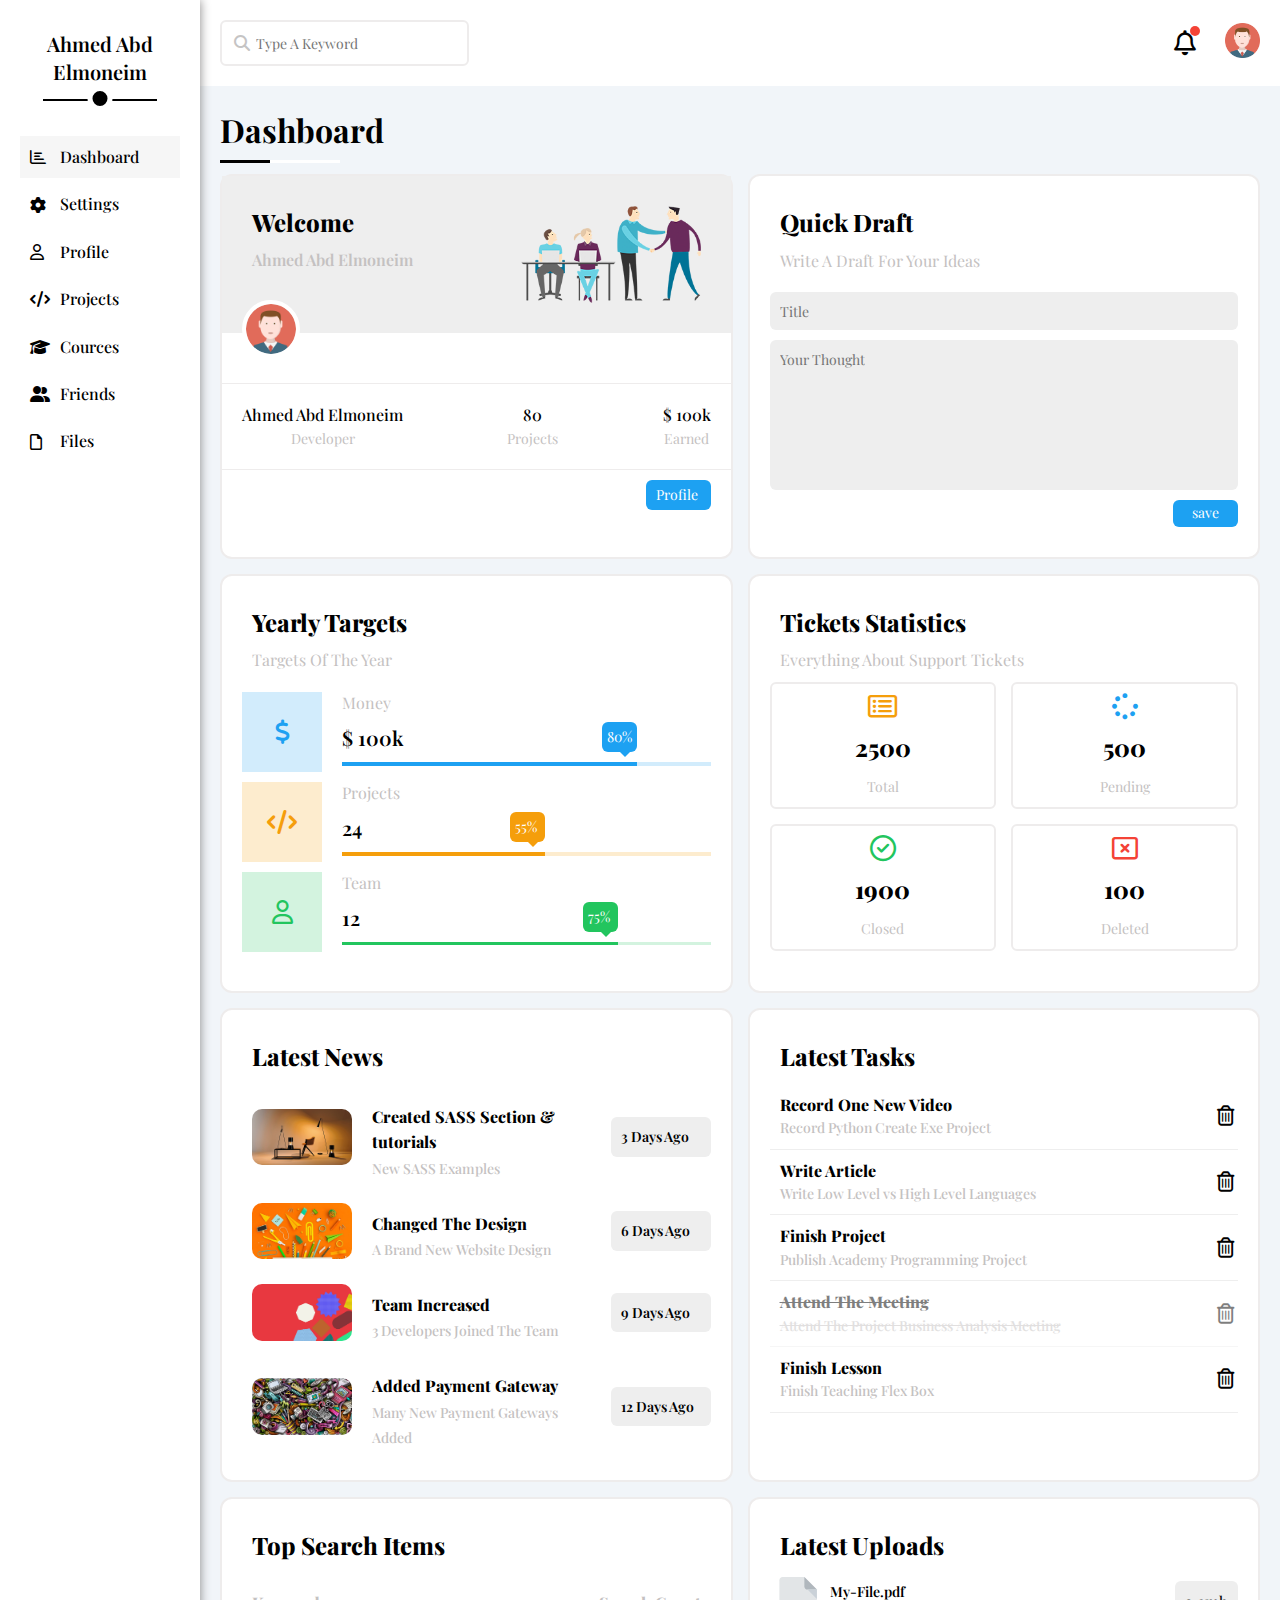
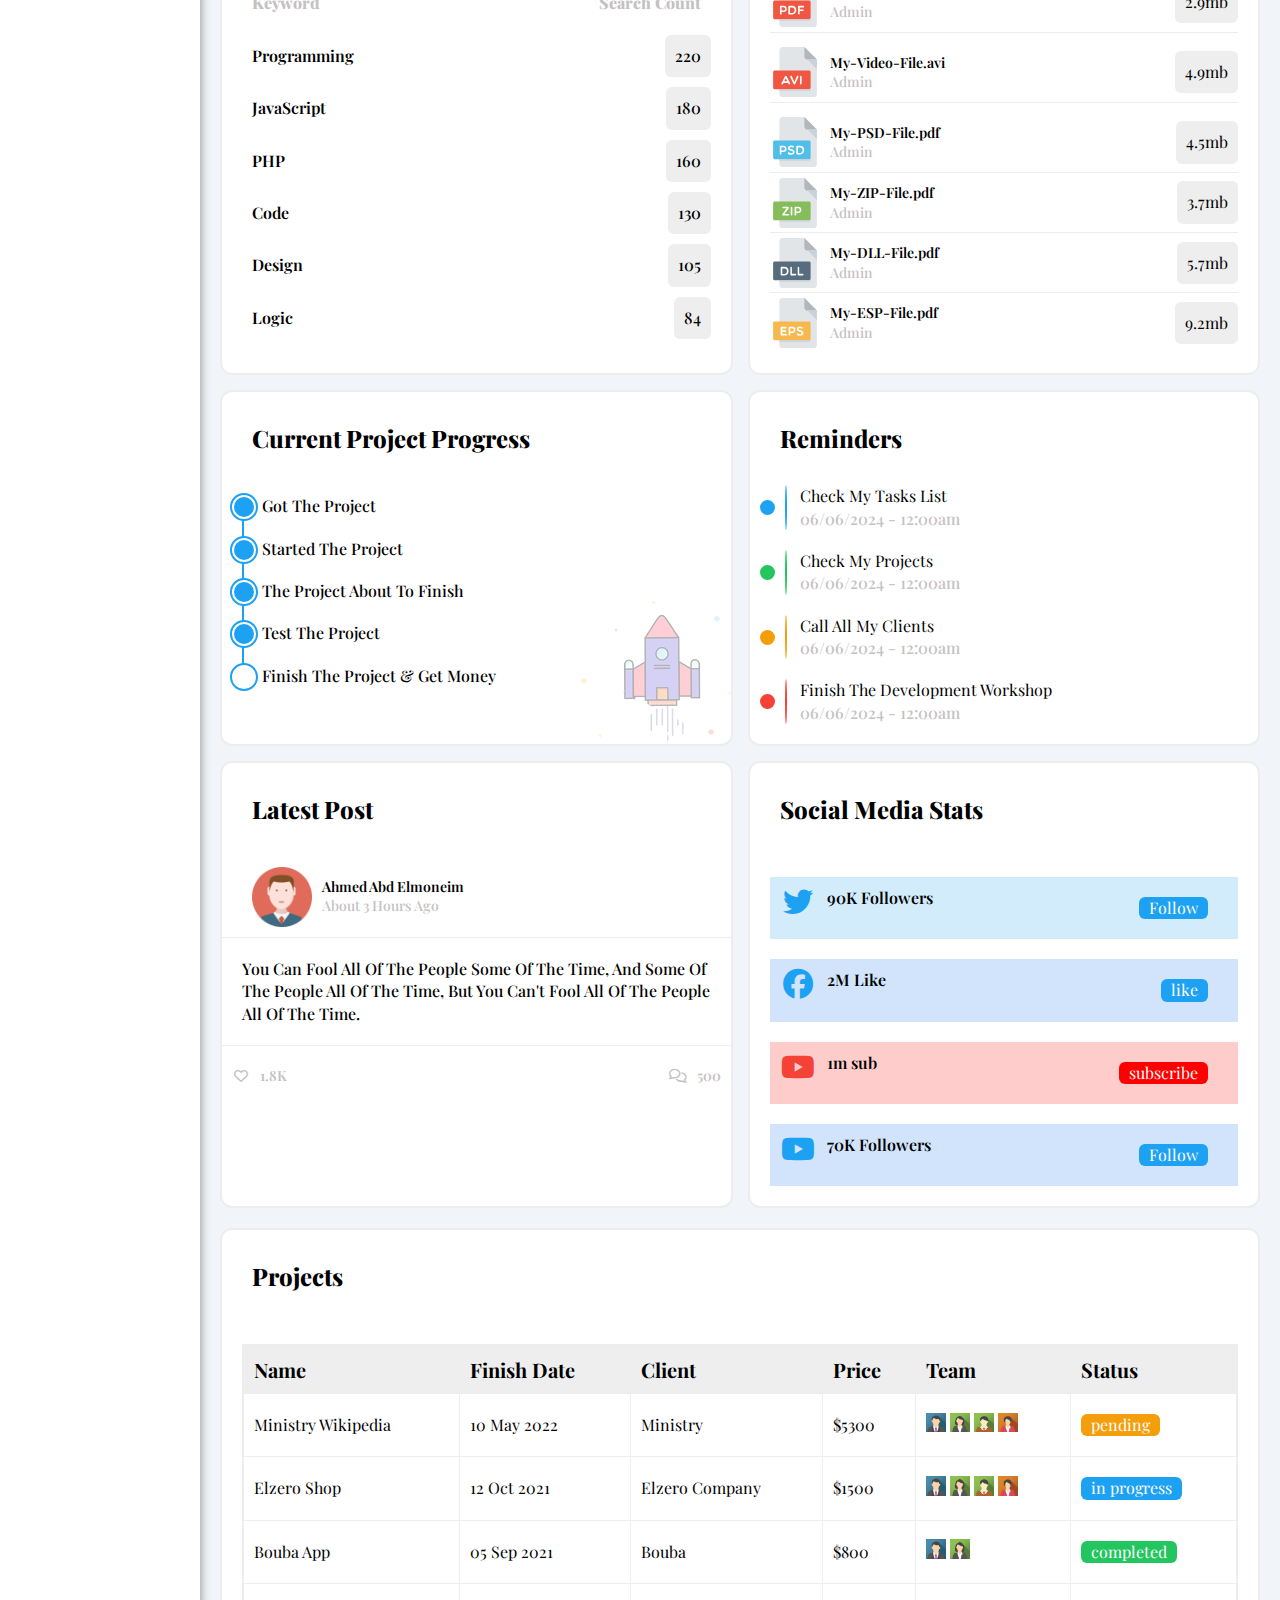
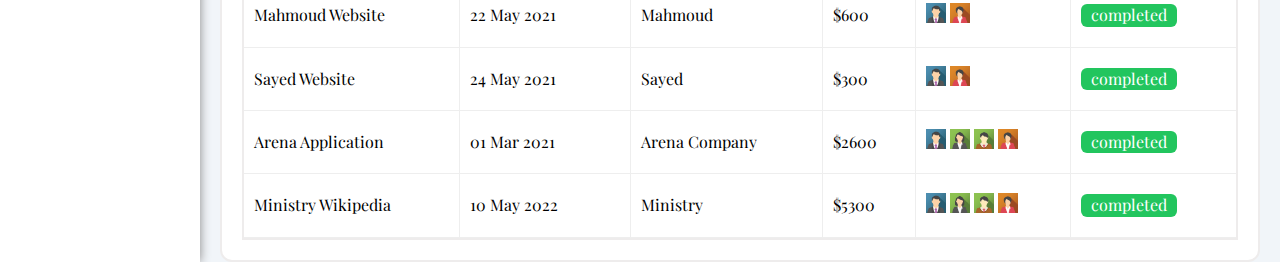
<file: index.html>
<!DOCTYPE html>
<html lang="en">
  <head>
    <meta charset="UTF-8" />
    <meta name="viewport" content="width=device-width, initial-scale=1.0" />
    <meta http-equiv="X-UA-Conpatible" content="IE=edge" />
    <meta name="author" content="Ahmed Abd Elmoneim" />
    <meta name="description" content="HTML & CSS only template 5" />
    <title>Dashboard</title>
    <style></style>
    <script></script>
    <link rel="stylesheet" href="./css/Normalize.css" />
    <link rel="stylesheet" href="./css/all.min.css" />
    <link rel="stylesheet" href="./css/framework.css" />
    <link rel="stylesheet" href="./css/master.css" />
    <!-- google font -->
    <link rel="preconnect" href="https://fonts.googleapis.com" />
    <link rel="preconnect" href="https://fonts.gstatic.com" crossorigin />
    <link
      href="https://fonts.googleapis.com/css2?family=Playfair+Display:wght@400..900&display=swap"
      rel="stylesheet"
    />
  </head>
  <body>
    <main>
      <aside class="pd-20 bg-white .pos-rel">
        <h3 class="pd-10 text-c pos-rel fw-600 fs-20">Ahmed Abd Elmoneim</h3>
        <ul>
          <li class="">
            <a class="active c-black fs-16 d-flex align-c pd-10 fw-500" href="index.html">
              <i class="fa-regular fa-chart-bar fa-fw pd-r-30"></i><span>Dashboard</span>
            </a>
          </li>
          <li class=" ">
            <a class="c-black fs-16 d-flex align-c pd-10 fw-500" href="settings.html">
              <i class="fa-solid fa-gear fa-fw pd-r-30"></i>
              <span>Settings</span></a
            >
          </li>
          <li class=" ">
            <a class="c-black fs-16 d-flex align-c pd-10 fw-500" href="profile.html">
              <i class="fa-regular fa-user fa-fw pd-r-30"></i>
              <span>Profile</span></a
            >
          </li>
          <li class=" ">
            <a class="c-black fs-16 d-flex align-c pd-10 fw-500" href="projects.html">
              <i class="fa-solid fa-code fa-fw pd-r-30"></i><span>Projects</span>
            </a>
          </li>
          <li class=" ">
            <a class="c-black fs-16 d-flex align-c pd-10 fw-500" href="cources.html">
              <i class="fa-solid fa-graduation-cap fa-fw pd-r-30"></i>
              <span>Cources</span>
            </a>
          </li>
          <li class=" ">
            <a class="c-black fs-16 d-flex align-c pd-10 fw-500" href="friends.html">
              <i class="fa-solid fa-user-group fa-fw pd-r-30"></i>
              <span>Friends</span>
            </a>
          </li>
          <li class=" ">
            <a class="c-black fs-16 d-flex align-c pd-10 fw-500" href="files.html">
              <i class="fa-regular fa-file fa-fw pd-r-30"></i><span>Files</span>
            </a>
          </li>
        </ul>
      </aside>
      <section class="">
        <nav class="d-flex jus-s align-c bg-white pd-20">
          <form action="" class="br-1 br-r-6 pd-10">
            <i class="fa-solid fa-magnifying-glass fa-fw"></i>
            <input type="search" placeholder="Type A Keyword" />
          </form>
          <div class="left-nav d-flex align-c bg-white">
            <i class="fa-regular fa-bell fa-fw pd-r-30 pos-rel"></i>
            <a href="#"><img src="./image/avatar.png" alt="" /></a>
          </div>
        </nav>
        <article>
          <div class="main-title pos-rel">
            <h1 class="c-black pos-rel">Dashboard</h1>
          </div>
          <div class="wrapper d-grid gap-15 ov-hid">
            <!-- start welcome -->
            <div class="welcome d-flex dir-col br-1 br-r-12 bg-white">
              <div class="box-header d-flex jus-s bg-grey pd-20 pos-rel">
                <h2 class="pd-10 fs-24 box-title fw-800 li-w14">
                  Welcome <br /><span class="c-grey fs-16 fw-600">Ahmed Abd Elmoneim</span>
                </h2>
                <img src="./image/welcome (1).png" alt="" class="pd-10" />
              </div>
              <div class="box-content bg-white d-flex pd-20 text-c">
                <div class="col">
                  <h4 class="c-black fw-500">Ahmed Abd Elmoneim</h4>
                  <span class="c-grey fs-14">Developer</span>
                </div>
                <div class="col">
                  <h4 class="c-black fw-500">80</h4>
                  <span class="c-grey fs-14">Projects</span>
                </div>
                <div class="col">
                  <h4 class="c-black fw-500">$ 100k</h4>
                  <span class="c-grey fs-14">Earned</span>
                </div>
              </div>
              <a href="profile.html" class="c-white bg-blue br-r-6 d-block mr-t10 mr-b10 mr-r20"
                >Profile</a
              >
            </div>
            <!-- end welcome -->
            <!-- start draft -->
            <div class="draft dir-col br-1 br-r-12 bg-white ov-hid">
              <div class="draft-content pd-20">
                <h2 class="pd-10 fs-24 box-title fw-800 li-w14">Quick Draft</h2>
                <span class="pd-10 c-grey fs-16 mr-b10">Write A Draft For Your Ideas</span>
                <form action="" class="d-flex">
                  <input type="text" placeholder="Title" class="pd-10 br-r-6 bg-grey mr-b10" />
                  <input
                    type="text"
                    placeholder="Your Thought"
                    class="pd-10 br-r-6 bg-grey mr-b10"
                  />
                  <input
                    type="submit"
                    value="save"
                    class="pd-10 br-r-6 c-white bg-blue d-block mr-t10 mr-b10"
                  />
                </form>
              </div>
            </div>
            <!-- end draft -->
            <!-- start target -->
            <div class="target d-flex dir-col br-1 br-r-12 bg-white ov-hid">
              <div class="target-content pd-20">
                <h2 class="pd-10 fs-24 box-title fw-800 li-w14">Yearly Targets</h2>
                <span class="pd-10 c-grey fs-16">Targets Of The Year</span>
              </div>
              <div class="target-row d-flex">
                <i
                  class="fa-solid fa-dollar-sign fa-fw c-blue bg-blue2 fs-24 d-flex mr-r20 mr-l20 mr-b10"
                ></i>
                <div class="target-detail d-flex">
                  <span class="c-grey fs-16 mr-b10">Money</span>
                  <span class="c-black fs-20 fw-600 mr-b10">$ 100k</span>
                  <div class="target-bar mr-r20">
                    <span style="width: 80%"></span>
                  </div>
                </div>
              </div>

              <div class="target-row d-flex">
                <i
                  class="fa-solid fa-code fa-fw c-orange bg-orange fs-24 d-flex mr-r20 mr-l20 mr-b10"
                ></i>
                <div class="target-detail d-flex">
                  <span class="c-grey fs-16 mr-b10">Projects</span>
                  <span class="c-black fs-20 fw-600 mr-b10">24</span>
                  <div class="target-bar mr-r20 orange">
                    <span style="width: 55%" class="orange-c"></span>
                  </div>
                </div>
              </div>

              <div class="target-row d-flex">
                <i class="fa-regular fa-user fa-fw c-green bg-green fs-24 d-flex mr-r20 mr-l20"></i>
                <div class="target-detail d-flex">
                  <span class="c-grey fs-16 mr-b10">Team</span>
                  <span class="c-black fs-20 fw-600 mr-b10">12</span>
                  <div class="target-bar mr-r20 green">
                    <span style="width: 75%" class="green-c"></span>
                  </div>
                </div>
              </div>
            </div>
            <!-- end target -->
            <!-- start tickets -->
            <div class="tickets d-flex dir-col br-1 br-r-12 bg-white ov-hid">
              <div class="tickets-content pd-20">
                <h2 class="pd-10 fs-24 box-title fw-800 li-w14">Tickets Statistics</h2>
                <span class="pd-10 c-grey fs-16 mr-b10">Everything About Support Tickets</span>
                <div class="tickets-cards d-grid mr-t10 mr-b20">
                  <div class="card br-1 br-r-6 text-c pd-10">
                    <i class="fa-regular fa-rectangle-list fa-fw fs-26 c-orange"></i>
                    <h2 class="pd-10 fs-24 box-title fw-800 li-w14">2500</h2>
                    <span class="c-grey fs-14 mr-b10">Total</span>
                  </div>
                  <div class="card br-1 br-r-6 text-c pd-10">
                    <i class="fa-solid fa-spinner fa-fw fs-26 c-blue"></i>
                    <h2 class="pd-10 fs-24 box-title fw-800">500</h2>
                    <span class="c-grey fs-14 mr-b10">Pending</span>
                  </div>
                  <div class="card br-1 br-r-6 text-c pd-10">
                    <i class="fa-regular fa-circle-check fa-fw fs-26 c-green"></i>
                    <h2 class="pd-10 fs-24 box-title fw-800">1900</h2>
                    <span class="c-grey fs-14 mr-b10">Closed</span>
                  </div>
                  <div class="card br-1 br-r-6 text-c pd-10">
                    <i class="fa-regular fa-rectangle-xmark fa-fw fs-26 c-red"></i>
                    <h2 class="pd-10 fs-24 box-title fw-800">100</h2>
                    <span class="c-grey fs-14 mr-b10">Deleted</span>
                  </div>
                </div>
              </div>
            </div>
            <!-- end tickets -->
            <!-- start news -->
            <div class="news dir-col br-1 br-r-12 bg-white ov-hid">
              <div class="news-content pd-20">
                <h2 class="pd-10 fs-24 box-title fw-800">Latest News</h2>
                <div class="news-info d-flex">
                  <img src="./image/news-01.png" alt="" class="br-r-20 pd-10" />
                  <h4 class="pd-10 fs-16 box-title fw-800 mr-t10">
                    Created SASS Section & tutorials <br /><span
                      class="fs-14 box-title fw-500 c-grey"
                      >New SASS Examples
                    </span>
                  </h4>
                  <span class="fs-14 fw-600 bg-grey pd-10 br-r-6">3 Days Ago</span>
                </div>

                <div class="news-info d-flex">
                  <img src="./image/news-02.png" alt="" class="br-r-20 pd-10" />
                  <h4 class="pd-10 fs-16 box-title fw-800 mr-t10">
                    Changed The Design <br /><span class="fs-14 box-title fw-500 c-grey"
                      >A Brand New Website Design
                    </span>
                  </h4>
                  <span class="fs-14 fw-600 bg-grey pd-10 br-r-6">6 Days Ago</span>
                </div>

                <div class="news-info d-flex">
                  <img src="./image/news-03.png" alt="" class="br-r-20 pd-10" />
                  <h4 class="pd-10 fs-16 box-title fw-800 mr-t10">
                    Team Increased <br /><span class="fs-14 box-title fw-500 c-grey"
                      >3 Developers Joined The Team
                    </span>
                  </h4>
                  <span class="fs-14 fw-600 bg-grey pd-10 br-r-6">9 Days Ago</span>
                </div>

                <div class="news-info d-flex">
                  <img src="./image/news-04.png" alt="" class="br-r-20 pd-10" />
                  <h4 class="pd-10 fs-16 box-title fw-800 mr-t10">
                    Added Payment Gateway <br /><span class="fs-14 box-title fw-500 c-grey"
                      >Many New Payment Gateways Added
                    </span>
                  </h4>
                  <span class="fs-14 fw-600 bg-grey pd-10 br-r-6">12 Days Ago</span>
                </div>
              </div>
            </div>
            <!-- end news -->
            <!-- start tasks -->
            <div class="tasks dir-col br-1 br-r-12 bg-white ov-hid">
              <div class="tasks-content pd-20">
                <h2 class="pd-10 fs-24 box-title fw-800">Latest Tasks</h2>
                <div class="tasks-info d-flex align-c jus-s">
                  <h4 class="pd-10 fs-16 box-title fw-800">
                    Record One New Video <br /><span class="fs-14 box-title fw-500 c-grey"
                      >Record Python Create Exe Project
                    </span>
                  </h4>
                  <i class="fa-regular fa-trash-can fa-fw fs-20"></i>
                </div>
                <div class="tasks-info d-flex align-c jus-s">
                  <h4 class="pd-10 fs-16 box-title fw-800">
                    Write Article <br /><span class="fs-14 box-title fw-500 c-grey"
                      >Write Low Level vs High Level Languages
                    </span>
                  </h4>
                  <i class="fa-regular fa-trash-can fa-fw fs-20"></i>
                </div>
                <div class="tasks-info d-flex align-c jus-s">
                  <h4 class="pd-10 fs-16 box-title fw-800">
                    Finish Project <br /><span class="fs-14 box-title fw-500 c-grey"
                      >Publish Academy Programming Project
                    </span>
                  </h4>
                  <i class="fa-regular fa-trash-can fa-fw fs-20"></i>
                </div>
                <div class="tasks-info d-flex align-c jus-s neglget">
                  <h4 class="pd-10 fs-16 box-title fw-800">
                    <del>Attend The Meeting</del> <br /><span class="fs-14 box-title fw-500 c-grey"
                      ><del>Attend The Project Business Analysis Meeting</del>
                    </span>
                  </h4>
                  <i class="fa-regular fa-trash-can fa-fw fs-20"></i>
                </div>
                <div class="tasks-info d-flex align-c jus-s">
                  <h4 class="pd-10 fs-16 box-title fw-800">
                    Finish Lesson <br /><span class="fs-14 box-title fw-500 c-grey"
                      >Finish Teaching Flex Box
                    </span>
                  </h4>
                  <i class="fa-regular fa-trash-can fa-fw fs-20"></i>
                </div>
              </div>
            </div>
            <!-- end tasks -->
            <!-- start search -->
            <div class="searchs dir-col br-1 br-r-12 bg-white ov-hid">
              <div class="searchs-content pd-20">
                <h2 class="pd-10 fs-24 box-title fw-800">Top Search Items</h2>
                <div class="searchs-head d-flex align-c jus-s">
                  <h4 class="pd-10 fs-16 box-title fw-800 mr-t10 c-grey">Keyword</h4>
                  <h4 class="pd-10 fs-16 box-title fw-800 mr-t10 c-grey">Search Count</h4>
                </div>
                <div class="searchs-info d-flex align-c jus-s">
                  <h4 class="pd-10 fs-16 box-title fw-600 mr-t10">Programming</h4>
                  <h4 class="pd-10 fs-16 box-title fw-500 mr-t10 bg-grey br-r-6">220</h4>
                </div>

                <div class="searchs-info d-flex align-c jus-s">
                  <h4 class="pd-10 fs-16 box-title fw-600 mr-t10">JavaScript</h4>
                  <h4 class="pd-10 fs-16 box-title fw-500 mr-t10 bg-grey br-r-6">180</h4>
                </div>

                <div class="searchs-info d-flex align-c jus-s">
                  <h4 class="pd-10 fs-16 box-title fw-600 mr-t10">PHP</h4>
                  <h4 class="pd-10 fs-16 box-title fw-500 mr-t10 bg-grey br-r-6">160</h4>
                </div>

                <div class="searchs-info d-flex align-c jus-s">
                  <h4 class="pd-10 fs-16 box-title fw-600 mr-t10">Code</h4>
                  <h4 class="pd-10 fs-16 box-title fw-500 mr-t10 bg-grey br-r-6">130</h4>
                </div>

                <div class="searchs-info d-flex align-c jus-s">
                  <h4 class="pd-10 fs-16 box-title fw-600 mr-t10">Design</h4>
                  <h4 class="pd-10 fs-16 box-title fw-500 mr-t10 bg-grey br-r-6">105</h4>
                </div>

                <div class="searchs-info d-flex align-c jus-s">
                  <h4 class="pd-10 fs-16 box-title fw-600 mr-t10">Logic</h4>
                  <h4 class="pd-10 fs-16 box-title fw-500 mr-t10 bg-grey br-r-6">84</h4>
                </div>
              </div>
            </div>
            <!-- end search -->
            <!-- start updates -->
            <div class="update dir-col br-1 br-r-12 bg-white ov-hid">
              <div class="update-content pd-20">
                <h2 class="pd-10 fs-24 box-title fw-800">Latest Uploads</h2>
                <div class="update-info d-flex align-c jus-s">
                  <div class="update-icon d-flex jus-c align-c">
                    <img src="./image/pdf.svg" alt="" />
                    <h4 class="pd-10 fs-14 box-title fw-600">
                      My-File.pdf <br /><span class="fs-14 box-title fw-500 c-grey">Admin </span>
                    </h4>
                  </div>
                  <span class="pd-10 bg-grey br-r-6">2.9mb</span>
                </div>

                <div class="update-info d-flex align-c jus-s mr-b10 mr-t10">
                  <div class="update-icon d-flex jus-c align-c">
                    <img src="./image/avi.svg" alt="" />
                    <h4 class="pd-10 fs-14 box-title fw-600">
                      My-Video-File.avi <br /><span class="fs-14 box-title fw-500 c-grey"
                        >Admin
                      </span>
                    </h4>
                  </div>
                  <span class="pd-10 bg-grey br-r-6">4.9mb</span>
                </div>

                <div class="update-info d-flex align-c jus-s">
                  <div class="update-icon d-flex jus-c align-c">
                    <img src="./image/psd.svg" alt="" />
                    <h4 class="pd-10 fs-14 box-title fw-600">
                      My-PSD-File.pdf <br /><span class="fs-14 box-title fw-500 c-grey"
                        >Admin
                      </span>
                    </h4>
                  </div>
                  <span class="pd-10 bg-grey br-r-6">4.5mb</span>
                </div>

                <div class="update-info d-flex align-c jus-s">
                  <div class="update-icon d-flex jus-c align-c">
                    <img src="./image/zip.svg" alt="" />
                    <h4 class="pd-10 fs-14 box-title fw-600">
                      My-ZIP-File.pdf <br /><span class="fs-14 box-title fw-500 c-grey"
                        >Admin
                      </span>
                    </h4>
                  </div>
                  <span class="pd-10 bg-grey br-r-6">3.7mb</span>
                </div>

                <div class="update-info d-flex align-c jus-s">
                  <div class="update-icon d-flex jus-c align-c">
                    <img src="./image/dll.svg" alt="" />
                    <h4 class="pd-10 fs-14 box-title fw-600">
                      My-DLL-File.pdf <br /><span class="fs-14 box-title fw-500 c-grey"
                        >Admin
                      </span>
                    </h4>
                  </div>
                  <span class="pd-10 bg-grey br-r-6">5.7mb</span>
                </div>

                <div class="update-info no-b d-flex align-c jus-s">
                  <div class="update-icon d-flex jus-c align-c">
                    <img src="./image/eps.svg" alt="" />
                    <h4 class="pd-10 fs-14 box-title fw-600">
                      My-ESP-File.pdf <br /><span class="fs-14 box-title fw-500 c-grey"
                        >Admin
                      </span>
                    </h4>
                  </div>
                  <span class="pd-10 bg-grey br-r-6">9.2mb</span>
                </div>
              </div>
            </div>
            <!-- end updates -->
            <!-- start projects -->
            <div class="projects dir-col br-1 br-r-12 bg-white ov-hid pos-rel">
              <div class="projects-content pd-20">
                <h2 class="pd-10 fs-24 box-title fw-800">Current Project Progress</h2>
              </div>
              <ul>
                <li class="pd-10 fs-16 box-title fw-500 pos-rel done">Got The Project</li>
                <li class="pd-10 fs-16 box-title fw-500 pos-rel done">Started The Project</li>
                <li class="pd-10 fs-16 box-title fw-500 pos-rel done">
                  The Project About To Finish
                </li>
                <li class="pd-10 fs-16 box-title fw-500 pos-rel current">Test The Project</li>
                <li class="pd-10 fs-16 box-title fw-500 pos-rel">Finish The Project & Get Money</li>
              </ul>
              <img src="./image/project.png" alt="" />
            </div>
            <!-- end projects -->
            <!-- start Reminders -->
            <div class="Reminders dir-col br-1 br-r-12 bg-white ov-hid pos-rel">
              <div class="Reminders-content pd-20">
                <h2 class="pd-10 fs-24 box-title fw-800">Reminders</h2>
              </div>
              <ul>
                <li class="mr-l40 pos-rel mr-b20 bluee">
                  <p class="pd-l-10 fs-16 box-title fw-700">Check My Tasks List</p>
                  <span class="pd-l-10 fs-16 box-title fw-500 c-grey">06/06/2024 - 12:00am</span>
                </li>
                <li class="mr-l40 pos-rel mr-b20 greenn">
                  <p class="pd-l-10 fs-16 box-title fw-700">Check My Projects</p>
                  <span class="pd-l-10 fs-16 box-title fw-500 c-grey">06/06/2024 - 12:00am </span>
                </li>
                <li class="mr-l40 pos-rel mr-b20 orangee">
                  <p class="pd-l-10 fs-16 box-title fw-700">Call All My Clients</p>
                  <span class="pd-l-10 fs-16 box-title fw-500 c-grey">06/06/2024 - 12:00am </span>
                </li>
                <li class="mr-l40 pos-rel mr-b20 redd">
                  <p class="pd-l-10 fs-16 box-title fw-700">Finish The Development Workshop</p>
                  <span class="pd-l-10 fs-16 box-title fw-500 c-grey">06/06/2024 - 12:00am </span>
                </li>
              </ul>
            </div>

            <!-- end Reminders -->
            <!-- start post -->
            <div class="post dir-col br-1 br-r-12 bg-white ov-hid pos-rel">
              <div class="post-content pd-20">
                <h2 class="pd-10 fs-24 box-title fw-800">Latest Post</h2>
              </div>
              <div class="post-profile d-flex pd-10">
                <img src="./image/avatar.png" alt="" class="mr-l20" />
                <h4 class="pd-10 fs-14 box-title fw-600">
                  Ahmed Abd Elmoneim <br /><span class="fs-14 box-title fw-500 c-grey"
                    >About 3 Hours Ago</span
                  >
                </h4>
              </div>
              <p class="pd-20 fs-18 box-title fw-500 li-w14 mr-b10">
                You Can Fool All Of The People Some Of The Time, And Some Of The People All Of The
                Time, But You Can't Fool All Of The People All Of The Time.
              </p>
              <div class="post-like d-flex jus-s mr-b10">
                <span class="pd-10 fs-14 box-title fw-600 c-grey">
                  <i class="fa-regular fa-heart fa-fw fs-14 mr-r10"></i>1.8K</span
                >
                <span class="pd-10 fs-14 box-title fw-600 c-grey">
                  <i class="fa-regular fa-comments fa-fw fs-14 mr-r10"></i>500</span
                >
              </div>
            </div>
            <!-- end post -->
            <!-- start media -->
            <div class="media dir-col br-1 br-r-12 bg-white ov-hid pos-rel">
              <div class="post-content pd-20">
                <h2 class="pd-10 fs-24 box-title fw-800">Social Media Stats</h2>
              </div>
              <div class="media-group-b d-flex jus-s pd-10 mr-20">
                <div class="media-content d-flex jus-s">
                  <i class="fa-brands fa-twitter fa-fw fs-30 c-blue"></i>
                  <p class="fs-18 pd-l-10 fw-600">90K Followers</p>
                </div>
                <a
                  href="profile.html"
                  class="c-white bg-blue br-r-6 d-block mr-t10 mr-b10 mr-r20 pd-l-10 pd-r-10"
                  >Follow</a
                >
              </div>
              <div class="media-group-2b d-flex jus-s pd-10 mr-20">
                <div class="media-content d-flex jus-s">
                  <i class="fa-brands fa-facebook fa-fw fs-30 c-blue"></i>
                  <p class="fs-18 pd-l-10 fw-600">2M Like</p>
                </div>
                <a
                  href="profile.html"
                  class="c-white bg-blue br-r-6 d-block mr-t10 mr-b10 mr-r20 pd-l-10 pd-r-10"
                  >like</a
                >
              </div>
              <div class="media-group-r d-flex jus-s pd-10 mr-20">
                <div class="media-content d-flex jus-s">
                  <i class="fa-brands fa-youtube fa-fw fs-30 c-red"></i>
                  <p class="fs-18 pd-l-10 fw-600">1m sub</p>
                </div>
                <a
                  href="profile.html"
                  class="c-white br-r-6 d-block mr-t10 mr-b10 mr-r20 pd-l-10 pd-r-10"
                  >subscribe</a
                >
              </div>
              <div class="media-group-3b d-flex jus-s pd-10 mr-20">
                <div class="media-content d-flex jus-s">
                  <i class="fa-brands fa-youtube fa-fw fs-30 c-blue"></i>
                  <p class="fs-18 pd-l-10 fw-600">70K Followers</p>
                </div>
                <a
                  href="profile.html"
                  class="c-white bg-blue br-r-6 d-block mr-t10 mr-b10 mr-r20 pd-l-10 pd-r-10"
                  >Follow</a
                >
                <!-- end media -->
              </div>
            </div>
          </div>
        </article>
        <!-- start projects -->
        <div
          class="project dir-col br-1 br-r-12 bg-white ov-hid pos-rel d-flex dir-col mr-l20 mr-r20 mr-t20"
        >
          <div class="post-content pd-20">
            <h2 class="pd-10 fs-24 box-title fw-800">Projects</h2>
          </div>
          <table class="mr-t20 br-1 ov-hid pos-rel mr-20">
            <tr class="fs-20 fw-700 bg-grey">
              <th class="first">Name</th>
              <th>Finish Date</th>
              <th>Client</th>
              <th>Price</th>
              <th>Team</th>
              <th>Status</th>
            </tr>

            <tr class="br-1">
              <td class="first">Ministry Wikipedia</td>
              <td>10 May 2022</td>
              <td>Ministry</td>
              <td>$5300</td>
              <td>
                <img src="./image/team-01.png" alt="" class="width-20" />
                <img src="./image/team-02.png" alt="" class="width-20" />
                <img src="./image/team-03.png" alt="" class="width-20" />
                <img src="./image/team-04.png" alt="" class="width-20" />
              </td>
              <td>
                <span
                  class="br-r-6 bg-blue d-block mr-t10 mr-b10 pd-l-10 pd-r-10 width-c bg-orange2 c-white"
                  >pending</span
                >
              </td>
            </tr>

            <tr>
              <td class="first">Elzero Shop</td>
              <td>12 Oct 2021</td>
              <td>Elzero Company</td>
              <td>$1500</td>
              <td>
                <img src="./image/team-01.png" alt="" class="width-20" />
                <img src="./image/team-02.png" alt="" class="width-20" />
                <img src="./image/team-03.png" alt="" class="width-20" />
                <img src="./image/team-04.png" alt="" class="width-20" />
              </td>
              <td>
                <span class="br-r-6 bg-blue d-block mr-t10 mr-b10 pd-l-10 pd-r-10 width-c c-white"
                  >in progress</span
                >
              </td>
            </tr>

            <tr>
              <td class="first">Bouba App</td>
              <td>05 Sep 2021</td>
              <td>Bouba</td>
              <td>$800</td>
              <td>
                <img src="./image/team-01.png" alt="" class="width-20" />
                <img src="./image/team-02.png" alt="" class="width-20" />
              </td>
              <td>
                <span
                  class="br-r-6 bg-blue d-block mr-t10 mr-b10 pd-l-10 pd-r-10 width-c c-white bg-green2"
                  >completed</span
                >
              </td>
            </tr>

            <tr>
              <td class="first">Mahmoud Website</td>
              <td>22 May 2021</td>
              <td>Mahmoud</td>
              <td>$600</td>
              <td>
                <img src="./image/team-01.png" alt="" class="width-20" />
                <img src="./image/team-04.png" alt="" class="width-20" />
              </td>
              <td>
                <span
                  class="br-r-6 bg-blue d-block mr-t10 mr-b10 pd-l-10 pd-r-10 width-c c-white bg-green2"
                  >completed</span
                >
              </td>
            </tr>

            <tr>
              <td class="first">Sayed Website</td>
              <td>24 May 2021</td>
              <td>Sayed</td>
              <td>$300</td>
              <td>
                <img src="./image/team-01.png" alt="" class="width-20" />
                <img src="./image/team-04.png" alt="" class="width-20" />
              </td>
              <td>
                <span
                  class="br-r-6 bg-blue d-block mr-t10 mr-b10 pd-l-10 pd-r-10 width-c c-white bg-green2"
                  >completed</span
                >
              </td>
            </tr>

            <tr>
              <td class="first">Arena Application</td>
              <td>01 Mar 2021</td>
              <td>Arena Company</td>
              <td>$2600</td>
              <td>
                <img src="./image/team-01.png" alt="" class="width-20" />
                <img src="./image/team-02.png" alt="" class="width-20" />
                <img src="./image/team-03.png" alt="" class="width-20" />
                <img src="./image/team-04.png" alt="" class="width-20" />
              </td>
              <td>
                <span
                  class="br-r-6 bg-blue d-block mr-t10 mr-b10 pd-l-10 pd-r-10 width-c c-white bg-green2"
                  >completed</span
                >
              </td>
            </tr>

            <tr>
              <td class="first">Ministry Wikipedia</td>
              <td>10 May 2022</td>
              <td>Ministry</td>
              <td>$5300</td>
              <td>
                <img src="./image/team-01.png" alt="" class="width-20" />
                <img src="./image/team-02.png" alt="" class="width-20" />
                <img src="./image/team-03.png" alt="" class="width-20" />
                <img src="./image/team-04.png" alt="" class="width-20" />
              </td>
              <td>
                <span
                  class="br-r-6 bg-blue d-block mr-t10 mr-b10 pd-l-10 pd-r-10 width-c c-white bg-green2"
                  >completed</span
                >
              </td>
            </tr>
          </table>
        </div>
      </section>
    </main>
  </body>
</html>
</file>
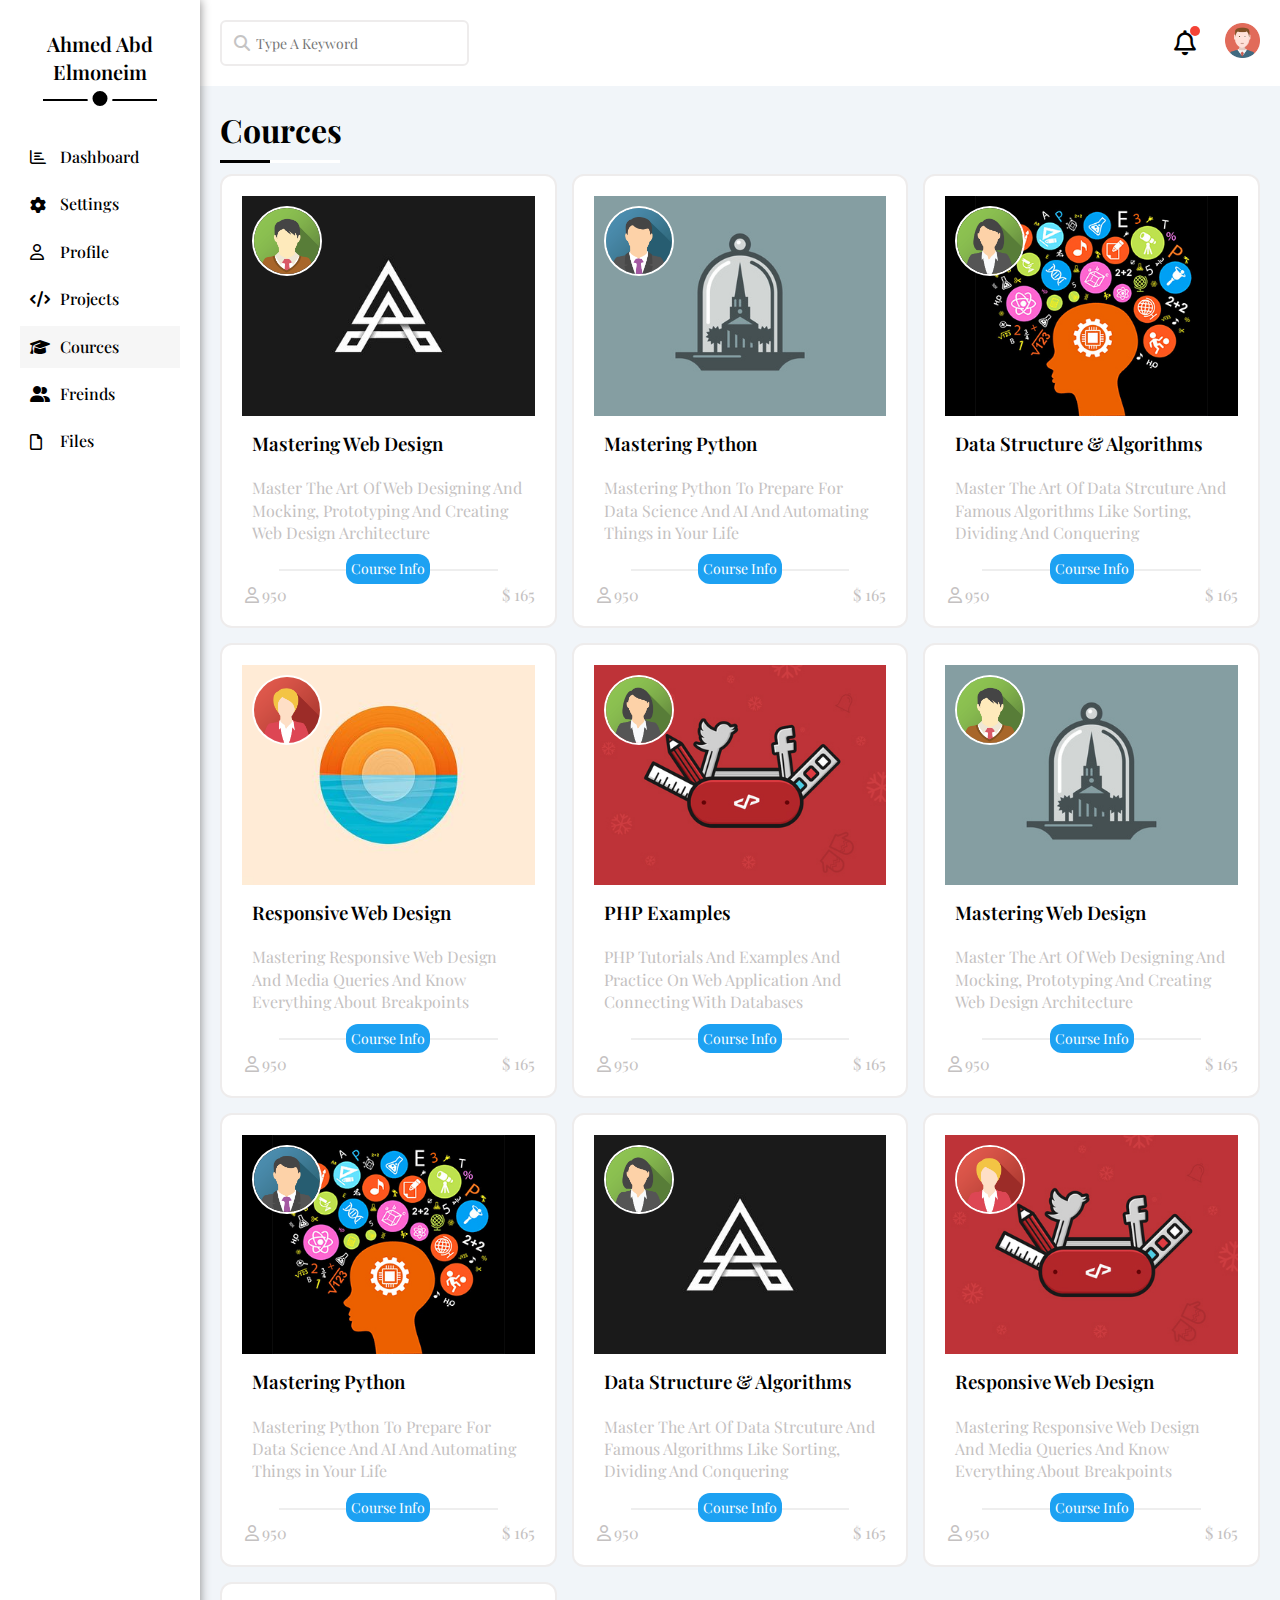
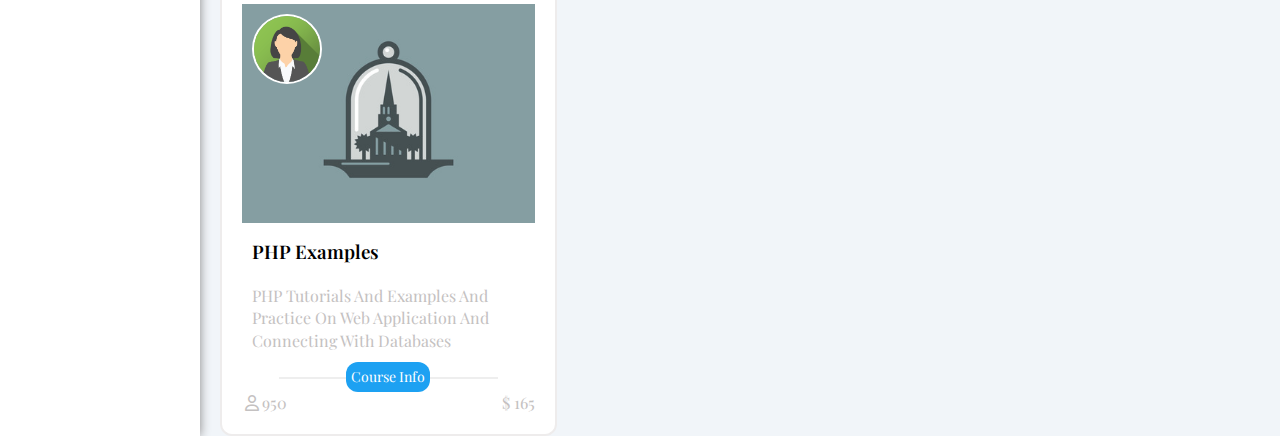
<file: cources.html>
<!DOCTYPE html>
<html lang="en">
  <head>
    <meta charset="UTF-8" />
    <meta name="viewport" content="width=device-width, initial-scale=1.0" />
    <meta http-equiv="X-UA-Conpatible" content="IE=edge" />
    <meta name="author" content="Ahmed Abd Elmoneim" />
    <meta name="description" content="HTML & CSS only template 5" />
    <title>cources</title>
    <style></style>
    <script></script>
    <link rel="stylesheet" href="./css/Normalize.css" />
    <link rel="stylesheet" href="./css/all.min.css" />
    <link rel="stylesheet" href="./css/framework.css" />
    <link rel="stylesheet" href="./css/master.css" />
    <!-- google font -->
    <link rel="preconnect" href="https://fonts.googleapis.com" />
    <link rel="preconnect" href="https://fonts.gstatic.com" crossorigin />
    <link
      href="https://fonts.googleapis.com/css2?family=Playfair+Display:wght@400..900&display=swap"
      rel="stylesheet"
    />
  </head>
  <body>
    <main>
      <aside class="pd-20 bg-white .pos-rel">
        <h3 class="pd-10 text-c pos-rel fw-600 fs-20">Ahmed Abd Elmoneim</h3>
        <ul>
          <li class="">
            <a class="c-black fs-16 d-flex align-c pd-10 fw-500" href="index.html">
              <i class="fa-regular fa-chart-bar fa-fw pd-r-30"></i><span>Dashboard</span>
            </a>
          </li>
          <li class="">
            <a class="c-black fs-16 d-flex align-c pd-10 fw-500" href="settings.html">
              <i class="fa-solid fa-gear fa-fw pd-r-30"></i>
              <span>Settings</span></a
            >
          </li>
          <li class="">
            <a class="c-black fs-16 d-flex align-c pd-10 fw-500" href="profile.html">
              <i class="fa-regular fa-user fa-fw pd-r-30"></i>
              <span>Profile</span></a
            >
          </li>
          <li class="">
            <a class="c-black fs-16 d-flex align-c pd-10 fw-500" href="projects.html">
              <i class="fa-solid fa-code fa-fw pd-r-30"></i><span>Projects</span>
            </a>
          </li>
          <li class="active">
            <a class="c-black fs-16 d-flex align-c pd-10 fw-500" href="cources.html">
              <i class="fa-solid fa-graduation-cap fa-fw pd-r-30"></i>
              <span>Cources</span>
            </a>
          </li>
          <li class=" ">
            <a class="c-black fs-16 d-flex align-c pd-10 fw-500" href="friends.html">
              <i class="fa-solid fa-user-group fa-fw pd-r-30"></i>
              <span>Freinds</span>
            </a>
          </li>
          <li class=" ">
            <a class="c-black fs-16 d-flex align-c pd-10 fw-500" href="files.html">
              <i class="fa-regular fa-file fa-fw pd-r-30"></i><span>Files</span>
            </a>
          </li>
        </ul>
      </aside>
      <section class="">
        <nav class="d-flex jus-s align-c bg-white pd-20">
          <form action="" class="br-1 br-r-6 pd-10">
            <i class="fa-solid fa-magnifying-glass fa-fw"></i>
            <input type="search" placeholder="Type A Keyword" />
          </form>
          <div class="left-nav d-flex align-c bg-white">
            <i class="fa-regular fa-bell fa-fw pd-r-30 pos-rel"></i>
            <a href="#"><img src="./image/avatar.png" alt="" /></a>
          </div>
        </nav>
        <article>
          <div class="main-title pos-rel">
            <h1 class="c-black pos-rel">Cources</h1>
          </div>
          <div class="wrapper-cources d-grid gap-15 ov-hid">
            <!-- start cources -->

            <div class="cource br-1 br-r-12 bg-white pd-20">
              <div class="cource-img pos-rel">
                <img src="./image/course-01.jpg" alt="" />
                <img src="./image/team-03.png" alt="" />
              </div>
              <h3 class="pd-10 pos-rel fw-600 fs-18">Mastering Web Design</h3>
              <p class="pd-10 pos-rel fw-400 fs-16 li-w14 c-grey">
                Master The Art Of Web Designing And Mocking, Prototyping And Creating Web Design
                Architecture
              </p>
              <span class="course-detail c-white bg-blue pd-5 br-r-12 d-in-b fs-14"
                >Course Info</span
              >
              <div class="cource-price d-flex jus-s">
                <span class="fs-16 c-grey"><i class="fa-regular fa-user fa-fw"></i>950</span>
                <span class="fs-16 c-grey">$ 165</span>
              </div>
            </div>

            <div class="cource br-1 br-r-12 bg-white pd-20">
              <div class="cource-img pos-rel">
                <img src="./image/course-04.jpg" alt="" />
                <img src="./image/team-01.png" alt="" />
              </div>
              <h3 class="pd-10 pos-rel fw-600 fs-18">Mastering Python</h3>
              <p class="pd-10 pos-rel fw-400 fs-16 li-w14 c-grey">
                Mastering Python To Prepare For Data Science And AI And Automating Things in Your
                Life
              </p>
              <span class="course-detail c-white bg-blue pd-5 br-r-12 d-in-b fs-14"
                >Course Info</span
              >
              <div class="cource-price d-flex jus-s">
                <span class="fs-16 c-grey"><i class="fa-regular fa-user fa-fw"></i>950</span>
                <span class="fs-16 c-grey">$ 165</span>
              </div>
            </div>

            <div class="cource br-1 br-r-12 bg-white pd-20">
              <div class="cource-img pos-rel">
                <img src="./image/course-02.jpg" alt="" />
                <img src="./image/team-02.png" alt="" />
              </div>
              <h3 class="pd-10 pos-rel fw-600 fs-18">Data Structure & Algorithms</h3>
              <p class="pd-10 pos-rel fw-400 fs-16 li-w14 c-grey">
                Master The Art Of Data Strcuture And Famous Algorithms Like Sorting, Dividing And
                Conquering
              </p>
              <span class="course-detail c-white bg-blue pd-5 br-r-12 d-in-b fs-14"
                >Course Info</span
              >
              <div class="cource-price d-flex jus-s">
                <span class="fs-16 c-grey"><i class="fa-regular fa-user fa-fw"></i>950</span>
                <span class="fs-16 c-grey">$ 165</span>
              </div>
            </div>

            <div class="cource br-1 br-r-12 bg-white pd-20">
              <div class="cource-img pos-rel">
                <img src="./image/course-03.jpg" alt="" />
                <img src="./image/team-05.png" alt="" />
              </div>
              <h3 class="pd-10 pos-rel fw-600 fs-18">Responsive Web Design</h3>
              <p class="pd-10 pos-rel fw-400 fs-16 li-w14 c-grey">
                Mastering Responsive Web Design And Media Queries And Know Everything About
                Breakpoints
              </p>
              <span class="course-detail c-white bg-blue pd-5 br-r-12 d-in-b fs-14"
                >Course Info</span
              >
              <div class="cource-price d-flex jus-s">
                <span class="fs-16 c-grey"><i class="fa-regular fa-user fa-fw"></i>950</span>
                <span class="fs-16 c-grey">$ 165</span>
              </div>
            </div>

            <div class="cource br-1 br-r-12 bg-white pd-20">
              <div class="cource-img pos-rel">
                <img src="./image/course-05.jpg" alt="" />
                <img src="./image/team-02.png" alt="" />
              </div>
              <h3 class="pd-10 pos-rel fw-600 fs-18">PHP Examples</h3>
              <p class="pd-10 pos-rel fw-400 fs-16 li-w14 c-grey">
                PHP Tutorials And Examples And Practice On Web Application And Connecting With
                Databases
              </p>
              <span class="course-detail c-white bg-blue pd-5 br-r-12 d-in-b fs-14"
                >Course Info</span
              >
              <div class="cource-price d-flex jus-s">
                <span class="fs-16 c-grey"><i class="fa-regular fa-user fa-fw"></i>950</span>
                <span class="fs-16 c-grey">$ 165</span>
              </div>
            </div>

            <div class="cource br-1 br-r-12 bg-white pd-20">
              <div class="cource-img pos-rel">
                <img src="./image/course-04.jpg" alt="" />
                <img src="./image/team-03.png" alt="" />
              </div>
              <h3 class="pd-10 pos-rel fw-600 fs-18">Mastering Web Design</h3>
              <p class="pd-10 pos-rel fw-400 fs-16 li-w14 c-grey">
                Master The Art Of Web Designing And Mocking, Prototyping And Creating Web Design
                Architecture
              </p>
              <span class="course-detail c-white bg-blue pd-5 br-r-12 d-in-b fs-14"
                >Course Info</span
              >
              <div class="cource-price d-flex jus-s">
                <span class="fs-16 c-grey"><i class="fa-regular fa-user fa-fw"></i>950</span>
                <span class="fs-16 c-grey">$ 165</span>
              </div>
            </div>

            <div class="cource br-1 br-r-12 bg-white pd-20">
              <div class="cource-img pos-rel">
                <img src="./image/course-02.jpg" alt="" />
                <img src="./image/team-01.png" alt="" />
              </div>
              <h3 class="pd-10 pos-rel fw-600 fs-18">Mastering Python</h3>
              <p class="pd-10 pos-rel fw-400 fs-16 li-w14 c-grey">
                Mastering Python To Prepare For Data Science And AI And Automating Things in Your
                Life
              </p>
              <span class="course-detail c-white bg-blue pd-5 br-r-12 d-in-b fs-14"
                >Course Info</span
              >
              <div class="cource-price d-flex jus-s">
                <span class="fs-16 c-grey"><i class="fa-regular fa-user fa-fw"></i>950</span>
                <span class="fs-16 c-grey">$ 165</span>
              </div>
            </div>

            <div class="cource br-1 br-r-12 bg-white pd-20">
              <div class="cource-img pos-rel">
                <img src="./image/course-01.jpg" alt="" />
                <img src="./image/team-02.png" alt="" />
              </div>
              <h3 class="pd-10 pos-rel fw-600 fs-18">Data Structure & Algorithms</h3>
              <p class="pd-10 pos-rel fw-400 fs-16 li-w14 c-grey">
                Master The Art Of Data Strcuture And Famous Algorithms Like Sorting, Dividing And
                Conquering
              </p>
              <span class="course-detail c-white bg-blue pd-5 br-r-12 d-in-b fs-14"
                >Course Info</span
              >
              <div class="cource-price d-flex jus-s">
                <span class="fs-16 c-grey"><i class="fa-regular fa-user fa-fw"></i>950</span>
                <span class="fs-16 c-grey">$ 165</span>
              </div>
            </div>

            <div class="cource br-1 br-r-12 bg-white pd-20">
              <div class="cource-img pos-rel">
                <img src="./image/course-05.jpg" alt="" />
                <img src="./image/team-05.png" alt="" />
              </div>
              <h3 class="pd-10 pos-rel fw-600 fs-18">Responsive Web Design</h3>
              <p class="pd-10 pos-rel fw-400 fs-16 li-w14 c-grey">
                Mastering Responsive Web Design And Media Queries And Know Everything About
                Breakpoints
              </p>
              <span class="course-detail c-white bg-blue pd-5 br-r-12 d-in-b fs-14"
                >Course Info</span
              >
              <div class="cource-price d-flex jus-s">
                <span class="fs-16 c-grey"><i class="fa-regular fa-user fa-fw"></i>950</span>
                <span class="fs-16 c-grey">$ 165</span>
              </div>
            </div>

            <div class="cource br-1 br-r-12 bg-white pd-20">
              <div class="cource-img pos-rel">
                <img src="./image/course-04.jpg" alt="" />
                <img src="./image/team-02.png" alt="" />
              </div>
              <h3 class="pd-10 pos-rel fw-600 fs-18">PHP Examples</h3>
              <p class="pd-10 pos-rel fw-400 fs-16 li-w14 c-grey">
                PHP Tutorials And Examples And Practice On Web Application And Connecting With
                Databases
              </p>
              <span class="course-detail c-white bg-blue pd-5 br-r-12 d-in-b fs-14"
                >Course Info</span
              >
              <div class="cource-price d-flex jus-s">
                <span class="fs-16 c-grey"><i class="fa-regular fa-user fa-fw"></i>950</span>
                <span class="fs-16 c-grey">$ 165</span>
              </div>
            </div>
          </div>
        </article>
      </section>
    </main>
  </body>
</html>
</file>
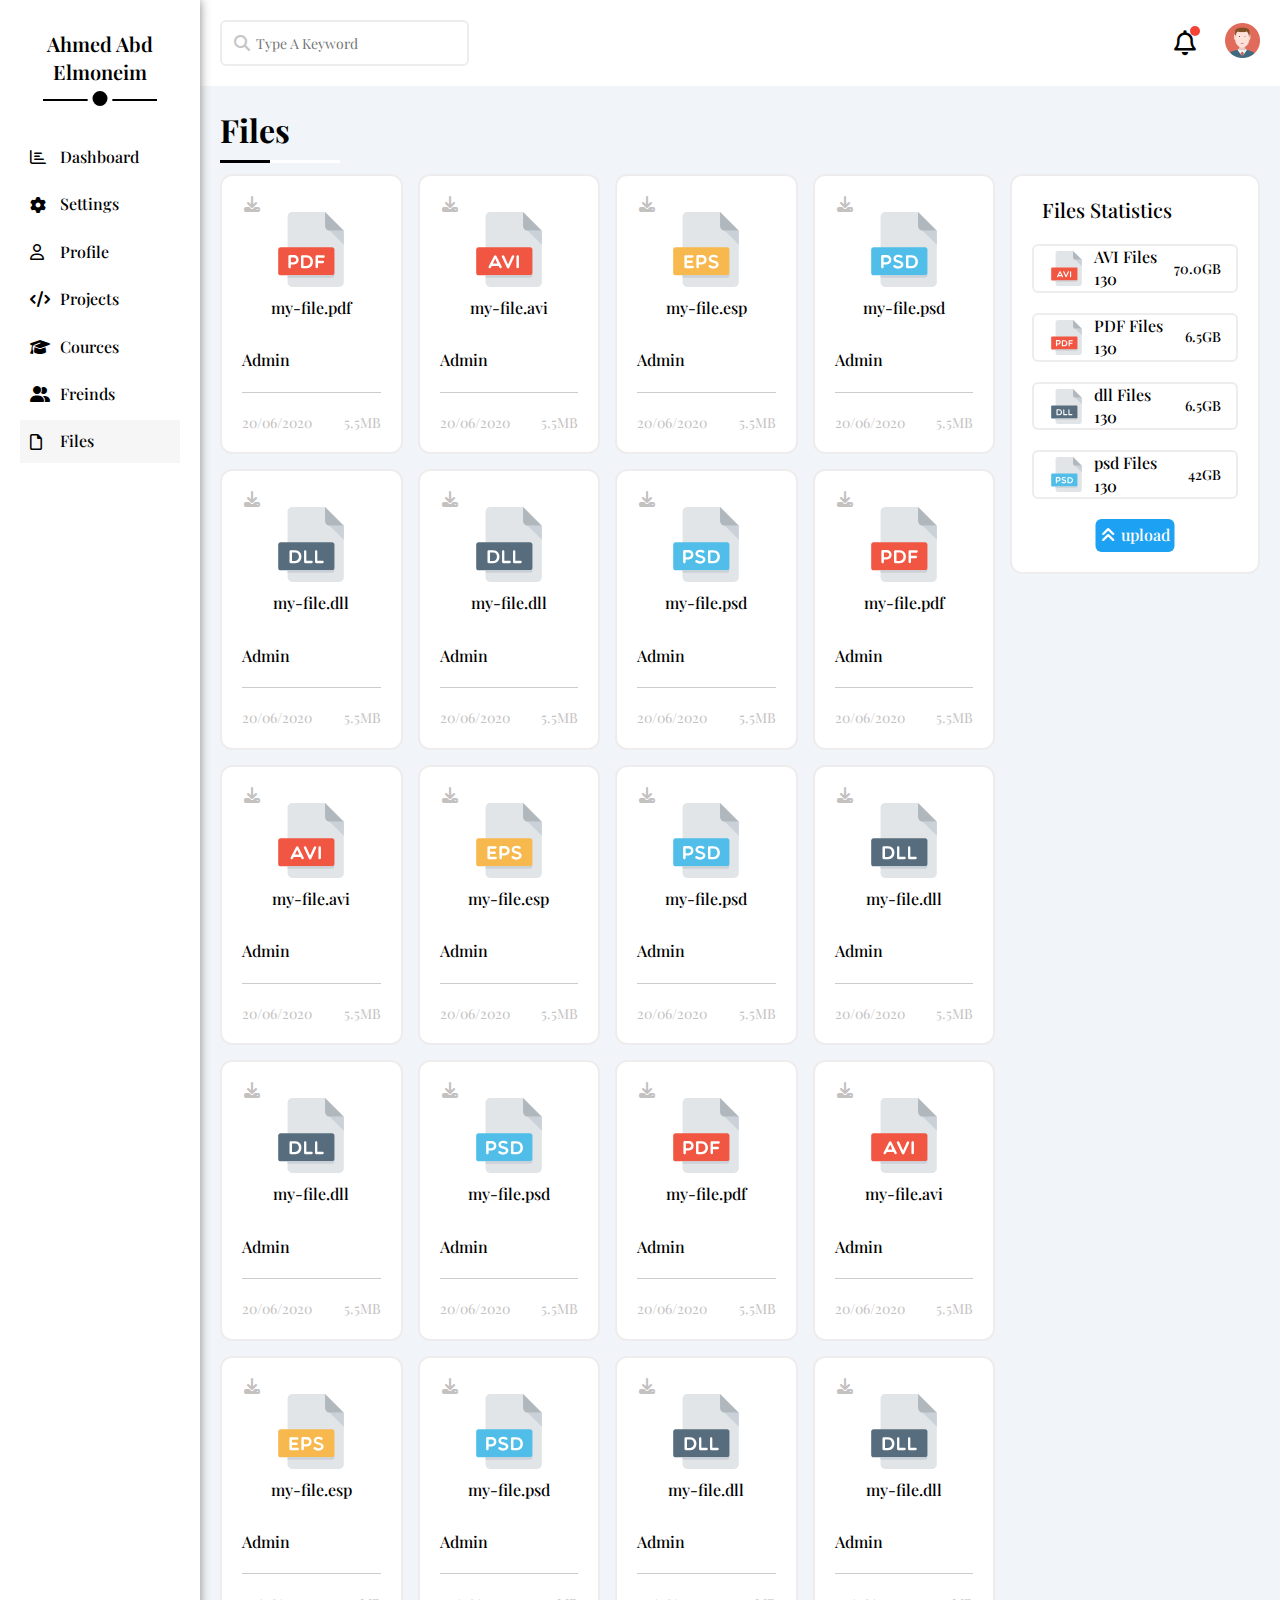
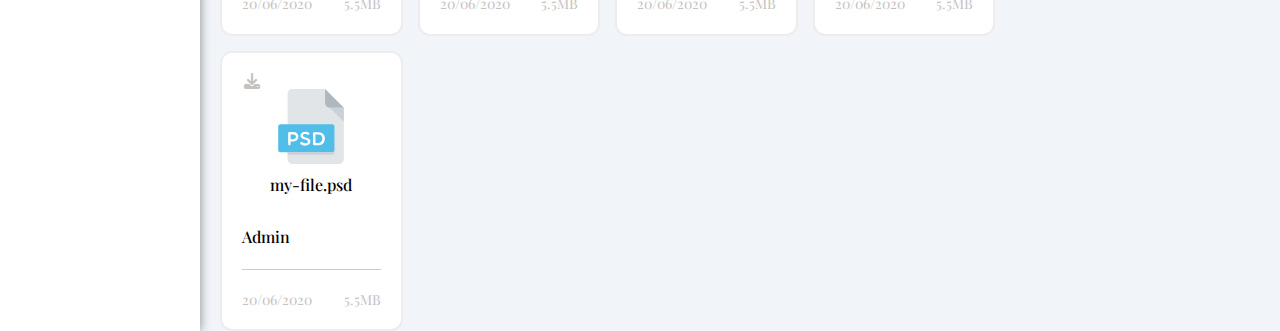
<file: files.html>
<!DOCTYPE html>
<html lang="en">
  <head>
    <meta charset="UTF-8" />
    <meta name="viewport" content="width=device-width, initial-scale=1.0" />
    <meta http-equiv="X-UA-Conpatible" content="IE=edge" />
    <meta name="author" content="Ahmed Abd Elmoneim" />
    <meta name="description" content="HTML & CSS only template 5" />
    <title>Files</title>
    <style></style>
    <script></script>
    <link rel="stylesheet" href="./css/Normalize.css" />
    <link rel="stylesheet" href="./css/all.min.css" />
    <link rel="stylesheet" href="./css/framework.css" />
    <link rel="stylesheet" href="./css/master.css" />
    <!-- google font -->
    <link rel="preconnect" href="https://fonts.googleapis.com" />
    <link rel="preconnect" href="https://fonts.gstatic.com" crossorigin />
    <link
      href="https://fonts.googleapis.com/css2?family=Playfair+Display:wght@400..900&display=swap"
      rel="stylesheet"
    />
  </head>
  <body>
    <main>
      <aside class="pd-20 bg-white .pos-rel">
        <h3 class="pd-10 text-c pos-rel fw-600 fs-20">Ahmed Abd Elmoneim</h3>
        <ul>
          <li class="">
            <a class="c-black fs-16 d-flex align-c pd-10 fw-500" href="index.html">
              <i class="fa-regular fa-chart-bar fa-fw pd-r-30"></i><span>Dashboard</span>
            </a>
          </li>
          <li class="">
            <a class="c-black fs-16 d-flex align-c pd-10 fw-500" href="settings.html">
              <i class="fa-solid fa-gear fa-fw pd-r-30"></i>
              <span>Settings</span></a
            >
          </li>
          <li class="">
            <a class="c-black fs-16 d-flex align-c pd-10 fw-500" href="profile.html">
              <i class="fa-regular fa-user fa-fw pd-r-30"></i>
              <span>Profile</span></a
            >
          </li>
          <li class="">
            <a class="c-black fs-16 d-flex align-c pd-10 fw-500" href="projects.html">
              <i class="fa-solid fa-code fa-fw pd-r-30"></i><span>Projects</span>
            </a>
          </li>
          <li class="">
            <a class="c-black fs-16 d-flex align-c pd-10 fw-500" href="cources.html">
              <i class="fa-solid fa-graduation-cap fa-fw pd-r-30"></i>
              <span>Cources</span>
            </a>
          </li>
          <li class="">
            <a class="c-black fs-16 d-flex align-c pd-10 fw-500" href="friends.html">
              <i class="fa-solid fa-user-group fa-fw pd-r-30"></i>
              <span>Freinds</span>
            </a>
          </li>
          <li class="active">
            <a class="c-black fs-16 d-flex align-c pd-10 fw-500" href="files.html">
              <i class="fa-regular fa-file fa-fw pd-r-30"></i><span>Files</span>
            </a>
          </li>
          </li>
        </ul>
      </aside>
      <section class="">
        <nav class="d-flex jus-s align-c bg-white pd-20">
          <form action="" class="br-1 br-r-6 pd-10">
            <i class="fa-solid fa-magnifying-glass fa-fw"></i>
            <input type="search" placeholder="Type A Keyword" />
          </form>
          <div class="left-nav d-flex align-c bg-white">
            <i class="fa-regular fa-bell fa-fw pd-r-30 pos-rel"></i>
            <a href="#"><img src="./image/avatar.png" alt="" /></a>
          </div>
        </nav>
        <article>
          <div class="main-title pos-rel">
            <h1 class="c-black pos-rel">Files</h1>
          </div>
          <div class="files-page d-flex gap-15 ov-hid">
            <!-- start files -->

            <div class="wrapper-files files-protfolio d-grid ov-hid">
              <div class="files-box br-1 br-r-12 bg-white pd-20">
                <i class="fa-solid fa-download fa-fw fs-18 c-grey"></i>
                <img src="./image/pdf.svg" alt="" />
                <div class="files-data br-b pd-b-20 mr-b20">
                  <h4 class="fs-16 fw-500 pd-10 mr-l-10 text-c mr-b20">my-file.pdf</h4>
                  <span class="fs-18 fw-500">Admin</span>
                </div>
                <div class="files-footer d-flex jus-s align-c">
                  <span class="fs-14 fw-400 c-grey">20/06/2020</span>
                  <span class="fs-14 fw-400 c-grey">5.5MB</span>
                </div>
              </div>

              <div class="files-box br-1 br-r-12 bg-white pd-20">
                <i class="fa-solid fa-download fa-fw fs-18 c-grey"></i>
                <img src="./image/avi.svg" alt="" />
                <div class="files-data br-b pd-b-20 mr-b20">
                  <h4 class="fs-16 fw-500 pd-10 mr-l-10 text-c mr-b20">my-file.avi</h4>
                  <span class="fs-18 fw-500">Admin</span>
                </div>
                <div class="files-footer d-flex jus-s align-c">
                  <span class="fs-14 fw-400 c-grey">20/06/2020</span>
                  <span class="fs-14 fw-400 c-grey">5.5MB</span>
                </div>
              </div>

              <div class="files-box br-1 br-r-12 bg-white pd-20">
                <i class="fa-solid fa-download fa-fw fs-18 c-grey"></i>
                <img src="./image/eps.svg" alt="" />
                <div class="files-data br-b pd-b-20 mr-b20">
                  <h4 class="fs-16 fw-500 pd-10 mr-l-10 text-c mr-b20">my-file.esp</h4>
                  <span class="fs-18 fw-500">Admin</span>
                </div>
                <div class="files-footer d-flex jus-s align-c">
                  <span class="fs-14 fw-400 c-grey">20/06/2020</span>
                  <span class="fs-14 fw-400 c-grey">5.5MB</span>
                </div>
              </div>

              <div class="files-box br-1 br-r-12 bg-white pd-20">
                <i class="fa-solid fa-download fa-fw fs-18 c-grey"></i>
                <img src="./image/psd.svg" alt="" />
                <div class="files-data br-b pd-b-20 mr-b20">
                  <h4 class="fs-16 fw-500 pd-10 mr-l-10 text-c mr-b20">my-file.psd</h4>
                  <span class="fs-18 fw-500">Admin</span>
                </div>
                <div class="files-footer d-flex jus-s align-c">
                  <span class="fs-14 fw-400 c-grey">20/06/2020</span>
                  <span class="fs-14 fw-400 c-grey">5.5MB</span>
                </div>
              </div>

              <div class="files-box br-1 br-r-12 bg-white pd-20">
                <i class="fa-solid fa-download fa-fw fs-18 c-grey"></i>
                <img src="./image/dll.svg" alt="" />
                <div class="files-data br-b pd-b-20 mr-b20">
                  <h4 class="fs-16 fw-500 pd-10 mr-l-10 text-c mr-b20">my-file.dll</h4>
                  <span class="fs-18 fw-500">Admin</span>
                </div>
                <div class="files-footer d-flex jus-s align-c">
                  <span class="fs-14 fw-400 c-grey">20/06/2020</span>
                  <span class="fs-14 fw-400 c-grey">5.5MB</span>
                </div>
              </div>

              <div class="files-box br-1 br-r-12 bg-white pd-20">
                <i class="fa-solid fa-download fa-fw fs-18 c-grey"></i>
                <img src="./image/dll.svg" alt="" />
                <div class="files-data br-b pd-b-20 mr-b20">
                  <h4 class="fs-16 fw-500 pd-10 mr-l-10 text-c mr-b20">my-file.dll</h4>
                  <span class="fs-18 fw-500">Admin</span>
                </div>
                <div class="files-footer d-flex jus-s align-c">
                  <span class="fs-14 fw-400 c-grey">20/06/2020</span>
                  <span class="fs-14 fw-400 c-grey">5.5MB</span>
                </div>
              </div>

              <div class="files-box br-1 br-r-12 bg-white pd-20">
                <i class="fa-solid fa-download fa-fw fs-18 c-grey"></i>
                <img src="./image/psd.svg" alt="" />
                <div class="files-data br-b pd-b-20 mr-b20">
                  <h4 class="fs-16 fw-500 pd-10 mr-l-10 text-c mr-b20">my-file.psd</h4>
                  <span class="fs-18 fw-500">Admin</span>
                </div>
                <div class="files-footer d-flex jus-s align-c">
                  <span class="fs-14 fw-400 c-grey">20/06/2020</span>
                  <span class="fs-14 fw-400 c-grey">5.5MB</span>
                </div>
              </div>

              <div class="files-box br-1 br-r-12 bg-white pd-20">
                <i class="fa-solid fa-download fa-fw fs-18 c-grey"></i>
                <img src="./image/pdf.svg" alt="" />
                <div class="files-data br-b pd-b-20 mr-b20">
                  <h4 class="fs-16 fw-500 pd-10 mr-l-10 text-c mr-b20">my-file.pdf</h4>
                  <span class="fs-18 fw-500">Admin</span>
                </div>
                <div class="files-footer d-flex jus-s align-c">
                  <span class="fs-14 fw-400 c-grey">20/06/2020</span>
                  <span class="fs-14 fw-400 c-grey">5.5MB</span>
                </div>
              </div>

              <div class="files-box br-1 br-r-12 bg-white pd-20">
                <i class="fa-solid fa-download fa-fw fs-18 c-grey"></i>
                <img src="./image/avi.svg" alt="" />
                <div class="files-data br-b pd-b-20 mr-b20">
                  <h4 class="fs-16 fw-500 pd-10 mr-l-10 text-c mr-b20">my-file.avi</h4>
                  <span class="fs-18 fw-500">Admin</span>
                </div>
                <div class="files-footer d-flex jus-s align-c">
                  <span class="fs-14 fw-400 c-grey">20/06/2020</span>
                  <span class="fs-14 fw-400 c-grey">5.5MB</span>
                </div>
              </div>

              <div class="files-box br-1 br-r-12 bg-white pd-20">
                <i class="fa-solid fa-download fa-fw fs-18 c-grey"></i>
                <img src="./image/eps.svg" alt="" />
                <div class="files-data br-b pd-b-20 mr-b20">
                  <h4 class="fs-16 fw-500 pd-10 mr-l-10 text-c mr-b20">my-file.esp</h4>
                  <span class="fs-18 fw-500">Admin</span>
                </div>
                <div class="files-footer d-flex jus-s align-c">
                  <span class="fs-14 fw-400 c-grey">20/06/2020</span>
                  <span class="fs-14 fw-400 c-grey">5.5MB</span>
                </div>
              </div>

              <div class="files-box br-1 br-r-12 bg-white pd-20">
                <i class="fa-solid fa-download fa-fw fs-18 c-grey"></i>
                <img src="./image/psd.svg" alt="" />
                <div class="files-data br-b pd-b-20 mr-b20">
                  <h4 class="fs-16 fw-500 pd-10 mr-l-10 text-c mr-b20">my-file.psd</h4>
                  <span class="fs-18 fw-500">Admin</span>
                </div>
                <div class="files-footer d-flex jus-s align-c">
                  <span class="fs-14 fw-400 c-grey">20/06/2020</span>
                  <span class="fs-14 fw-400 c-grey">5.5MB</span>
                </div>
              </div>

              <div class="files-box br-1 br-r-12 bg-white pd-20">
                <i class="fa-solid fa-download fa-fw fs-18 c-grey"></i>
                <img src="./image/dll.svg" alt="" />
                <div class="files-data br-b pd-b-20 mr-b20">
                  <h4 class="fs-16 fw-500 pd-10 mr-l-10 text-c mr-b20">my-file.dll</h4>
                  <span class="fs-18 fw-500">Admin</span>
                </div>
                <div class="files-footer d-flex jus-s align-c">
                  <span class="fs-14 fw-400 c-grey">20/06/2020</span>
                  <span class="fs-14 fw-400 c-grey">5.5MB</span>
                </div>
              </div>

              <div class="files-box br-1 br-r-12 bg-white pd-20">
                <i class="fa-solid fa-download fa-fw fs-18 c-grey"></i>
                <img src="./image/dll.svg" alt="" />
                <div class="files-data br-b pd-b-20 mr-b20">
                  <h4 class="fs-16 fw-500 pd-10 mr-l-10 text-c mr-b20">my-file.dll</h4>
                  <span class="fs-18 fw-500">Admin</span>
                </div>
                <div class="files-footer d-flex jus-s align-c">
                  <span class="fs-14 fw-400 c-grey">20/06/2020</span>
                  <span class="fs-14 fw-400 c-grey">5.5MB</span>
                </div>
              </div>

              <div class="files-box br-1 br-r-12 bg-white pd-20">
                <i class="fa-solid fa-download fa-fw fs-18 c-grey"></i>
                <img src="./image/psd.svg" alt="" />
                <div class="files-data br-b pd-b-20 mr-b20">
                  <h4 class="fs-16 fw-500 pd-10 mr-l-10 text-c mr-b20">my-file.psd</h4>
                  <span class="fs-18 fw-500">Admin</span>
                </div>
                <div class="files-footer d-flex jus-s align-c">
                  <span class="fs-14 fw-400 c-grey">20/06/2020</span>
                  <span class="fs-14 fw-400 c-grey">5.5MB</span>
                </div>
              </div>

              <div class="files-box br-1 br-r-12 bg-white pd-20">
                <i class="fa-solid fa-download fa-fw fs-18 c-grey"></i>
                <img src="./image/pdf.svg" alt="" />
                <div class="files-data br-b pd-b-20 mr-b20">
                  <h4 class="fs-16 fw-500 pd-10 mr-l-10 text-c mr-b20">my-file.pdf</h4>
                  <span class="fs-18 fw-500">Admin</span>
                </div>
                <div class="files-footer d-flex jus-s align-c">
                  <span class="fs-14 fw-400 c-grey">20/06/2020</span>
                  <span class="fs-14 fw-400 c-grey">5.5MB</span>
                </div>
              </div>

              <div class="files-box br-1 br-r-12 bg-white pd-20">
                <i class="fa-solid fa-download fa-fw fs-18 c-grey"></i>
                <img src="./image/avi.svg" alt="" />
                <div class="files-data br-b pd-b-20 mr-b20">
                  <h4 class="fs-16 fw-500 pd-10 mr-l-10 text-c mr-b20">my-file.avi</h4>
                  <span class="fs-18 fw-500">Admin</span>
                </div>
                <div class="files-footer d-flex jus-s align-c">
                  <span class="fs-14 fw-400 c-grey">20/06/2020</span>
                  <span class="fs-14 fw-400 c-grey">5.5MB</span>
                </div>
              </div>

              <div class="files-box br-1 br-r-12 bg-white pd-20">
                <i class="fa-solid fa-download fa-fw fs-18 c-grey"></i>
                <img src="./image/eps.svg" alt="" />
                <div class="files-data br-b pd-b-20 mr-b20">
                  <h4 class="fs-16 fw-500 pd-10 mr-l-10 text-c mr-b20">my-file.esp</h4>
                  <span class="fs-18 fw-500">Admin</span>
                </div>
                <div class="files-footer d-flex jus-s align-c">
                  <span class="fs-14 fw-400 c-grey">20/06/2020</span>
                  <span class="fs-14 fw-400 c-grey">5.5MB</span>
                </div>
              </div>

              <div class="files-box br-1 br-r-12 bg-white pd-20">
                <i class="fa-solid fa-download fa-fw fs-18 c-grey"></i>
                <img src="./image/psd.svg" alt="" />
                <div class="files-data br-b pd-b-20 mr-b20">
                  <h4 class="fs-16 fw-500 pd-10 mr-l-10 text-c mr-b20">my-file.psd</h4>
                  <span class="fs-18 fw-500">Admin</span>
                </div>
                <div class="files-footer d-flex jus-s align-c">
                  <span class="fs-14 fw-400 c-grey">20/06/2020</span>
                  <span class="fs-14 fw-400 c-grey">5.5MB</span>
                </div>
              </div>

              <div class="files-box br-1 br-r-12 bg-white pd-20">
                <i class="fa-solid fa-download fa-fw fs-18 c-grey"></i>
                <img src="./image/dll.svg" alt="" />
                <div class="files-data br-b pd-b-20 mr-b20">
                  <h4 class="fs-16 fw-500 pd-10 mr-l-10 text-c mr-b20">my-file.dll</h4>
                  <span class="fs-18 fw-500">Admin</span>
                </div>
                <div class="files-footer d-flex jus-s align-c">
                  <span class="fs-14 fw-400 c-grey">20/06/2020</span>
                  <span class="fs-14 fw-400 c-grey">5.5MB</span>
                </div>
              </div>

              <div class="files-box br-1 br-r-12 bg-white pd-20">
                <i class="fa-solid fa-download fa-fw fs-18 c-grey"></i>
                <img src="./image/dll.svg" alt="" />
                <div class="files-data br-b pd-b-20 mr-b20">
                  <h4 class="fs-16 fw-500 pd-10 mr-l-10 text-c mr-b20">my-file.dll</h4>
                  <span class="fs-18 fw-500">Admin</span>
                </div>
                <div class="files-footer d-flex jus-s align-c">
                  <span class="fs-14 fw-400 c-grey">20/06/2020</span>
                  <span class="fs-14 fw-400 c-grey">5.5MB</span>
                </div>
              </div>

              <div class="files-box br-1 br-r-12 bg-white pd-20">
                <i class="fa-solid fa-download fa-fw fs-18 c-grey"></i>
                <img src="./image/psd.svg" alt="" />
                <div class="files-data br-b pd-b-20 mr-b20">
                  <h4 class="fs-16 fw-500 pd-10 mr-l-10 text-c mr-b20">my-file.psd</h4>
                  <span class="fs-18 fw-500">Admin</span>
                </div>
                <div class="files-footer d-flex jus-s align-c">
                  <span class="fs-14 fw-400 c-grey">20/06/2020</span>
                  <span class="fs-14 fw-400 c-grey">5.5MB</span>
                </div>
              </div>
            </div>

            <div class="files-statistics br-1 br-r-12 bg-white pd-20">
              <h2 class="fs-20 fw-500 mr-l-10 pd-l-10 mr-b20">Files Statistics</h2>
              <div class="statistics-info d-flex br-r-6 br-1 align-c mr-b20">
                <img src="./image/avi.svg" alt="" />
                <h3 class="fs-16 fw-500 mr-l-10 text-c pd-l-10">
                  AVI Files <br /><span>130</span>
                </h3>
                <span class="fs-14 fw-500 mr-l-10 text-c pd-l-10">70.0GB</span>
              </div>

              <div class="statistics-info d-flex br-r-6 br-1 align-c mr-b20">
                <img src="./image/pdf.svg" alt="" />
                <h3 class="fs-16 fw-500 mr-l-10 text-c pd-l-10">
                  PDF Files <br /><span>130</span>
                </h3>
                <span class="fs-14 fw-500 mr-l-10 text-c pd-l-10">6.5GB</span>
              </div>

              <div class="statistics-info d-flex br-r-6 br-1 align-c mr-b20">
                <img src="./image/dll.svg" alt="" />
                <h3 class="fs-16 fw-500 mr-l-10 text-c pd-l-10">
                  dll Files <br /><span>130</span>
                </h3>
                <span class="fs-14 fw-500 mr-l-10 text-c pd-l-10">6.5GB</span>
              </div>

              <div class="statistics-info d-flex br-r-6 br-1 align-c mr-b20">
                <img src="./image/psd.svg" alt="" />
                <h3 class="fs-16 fw-500 mr-l-10 text-c pd-l-10">
                  psd Files <br /><span>130</span>
                </h3>
                <span class="fs-14 fw-500 mr-l-10 text-c pd-l-10">42GB</span>
              </div>

              <a href="#" class="fs-16 fw-500 d-in-b bg-blue c-white pd-5 br-r-6"
                ><i class="fa-solid fa-angles-up fa-fw pd-r-10"></i>upload</a
              >
            </div>
          </div>
        </article>
      </section>
    </main>
  </body>
</html>
</file>
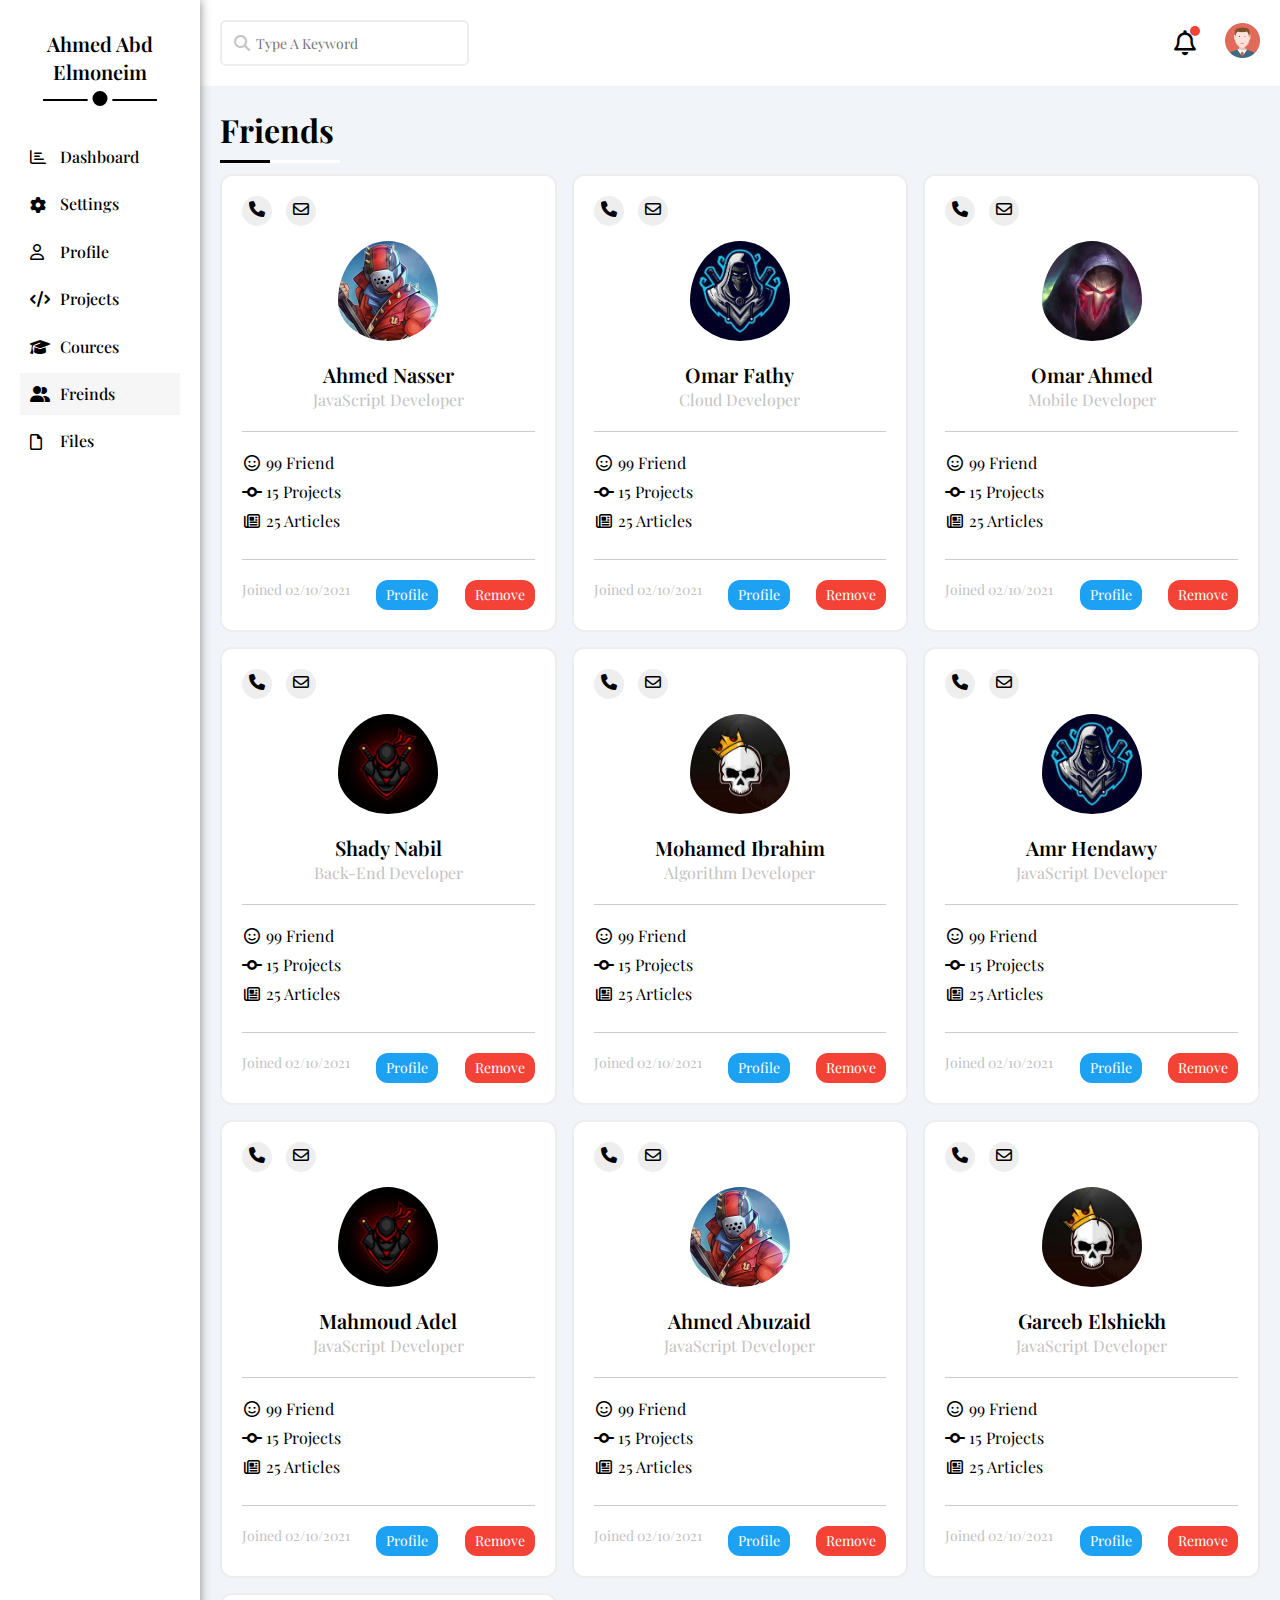
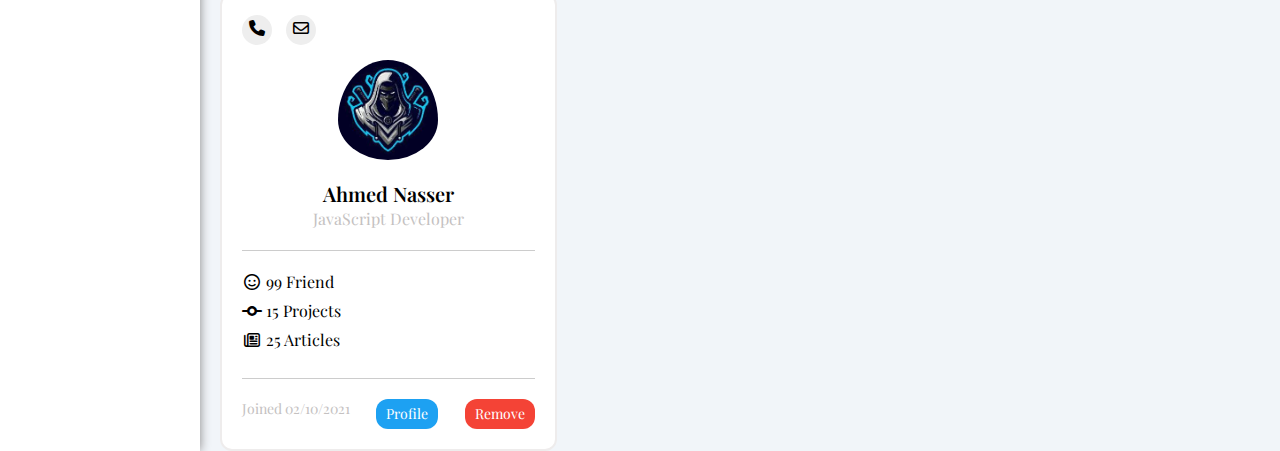
<file: friends.html>
<!DOCTYPE html>
<html lang="en">
  <head>
    <meta charset="UTF-8" />
    <meta name="viewport" content="width=device-width, initial-scale=1.0" />
    <meta http-equiv="X-UA-Conpatible" content="IE=edge" />
    <meta name="author" content="Ahmed Abd Elmoneim" />
    <meta name="description" content="HTML & CSS only template 5" />
    <title>freinds</title>
    <style></style>
    <script></script>
    <link rel="stylesheet" href="./css/Normalize.css" />
    <link rel="stylesheet" href="./css/all.min.css" />
    <link rel="stylesheet" href="./css/framework.css" />
    <link rel="stylesheet" href="./css/master.css" />
    <!-- google font -->
    <link rel="preconnect" href="https://fonts.googleapis.com" />
    <link rel="preconnect" href="https://fonts.gstatic.com" crossorigin />
    <link
      href="https://fonts.googleapis.com/css2?family=Playfair+Display:wght@400..900&display=swap"
      rel="stylesheet"
    />
  </head>
  <body>
    <main>
      <aside class="pd-20 bg-white .pos-rel">
        <h3 class="pd-10 text-c pos-rel fw-600 fs-20">Ahmed Abd Elmoneim</h3>
        <ul>
          <li class="">
            <a class="c-black fs-16 d-flex align-c pd-10 fw-500" href="index.html">
              <i class="fa-regular fa-chart-bar fa-fw pd-r-30"></i><span>Dashboard</span>
            </a>
          </li>
          <li class="">
            <a class="c-black fs-16 d-flex align-c pd-10 fw-500" href="settings.html">
              <i class="fa-solid fa-gear fa-fw pd-r-30"></i>
              <span>Settings</span></a
            >
          </li>
          <li class="">
            <a class="c-black fs-16 d-flex align-c pd-10 fw-500" href="profile.html">
              <i class="fa-regular fa-user fa-fw pd-r-30"></i>
              <span>Profile</span></a
            >
          </li>
          <li class="">
            <a class="c-black fs-16 d-flex align-c pd-10 fw-500" href="projects.html">
              <i class="fa-solid fa-code fa-fw pd-r-30"></i><span>Projects</span>
            </a>
          </li>
          <li class="">
            <a class="c-black fs-16 d-flex align-c pd-10 fw-500" href="cources.html">
              <i class="fa-solid fa-graduation-cap fa-fw pd-r-30"></i>
              <span>Cources</span>
            </a>
          </li>
          <li class="active">
            <a class="c-black fs-16 d-flex align-c pd-10 fw-500" href="friends.html">
              <i class="fa-solid fa-user-group fa-fw pd-r-30"></i>
              <span>Freinds</span>
            </a>
          </li>
          <li class=" ">
            <a class="c-black fs-16 d-flex align-c pd-10 fw-500" href="files.html">
              <i class="fa-regular fa-file fa-fw pd-r-30"></i><span>Files</span>
            </a>
          </li>
        </ul>
      </aside>
      <section class="">
        <nav class="d-flex jus-s align-c bg-white pd-20">
          <form action="" class="br-1 br-r-6 pd-10">
            <i class="fa-solid fa-magnifying-glass fa-fw"></i>
            <input type="search" placeholder="Type A Keyword" />
          </form>
          <div class="left-nav d-flex align-c bg-white">
            <i class="fa-regular fa-bell fa-fw pd-r-30 pos-rel"></i>
            <a href="#"><img src="./image/avatar.png" alt="" /></a>
          </div>
        </nav>
        <article>
          <div class="main-title pos-rel">
            <h1 class="c-black pos-rel">Friends</h1>
          </div>
          <div class="wrapper-cources d-grid gap-15 ov-hid">
            <!-- start cources -->

            <div class="friends br-1 br-r-12 bg-white pd-20">
              <div class="friends-contacts">
                <i class="fa-solid fa-phone fa-fw fs-18"></i>
                <i class="fa-regular fa-envelope fa-fw fs-18"></i>
              </div>
              <div class="friends-img d-flex jus-c align-c dir-col mr-b20 br-b pd-b-20">
                <img src="./image/friend-01.jpg" alt="" />
                <h3 class="pos-rel fw-600 fs-20">Ahmed Nasser</h3>
                <span class="pos-rel fw-400 c-grey fs-16">JavaScript Developer</span>
              </div>
              <div class="friends-data d-flex jus-c dir-col pd-b-20 br-b">
                <span><i class="fa-regular fa-face-smile fa-fw fs-18 mr-b10"></i> 99 Friend</span>
                <span><i class="fa-solid fa-code-commit fa-fw fs-18 mr-b10"></i> 15 Projects</span>
                <span><i class="fa-regular fa-newspaper fa-fw fs-18 mr-b10"></i> 25 Articles </span>
              </div>
              <div class="friends-button d-flex jus-s mr-t20">
                <span class="pos-rel fw-400 c-grey fs-14">Joined 02/10/2021</span>
                <span class="pd-5 c-white bg-blue br-r-12 fs-14 pd-r-10 pd-l-10">Profile</span>
                <span class="pd-5 c-white c-red-b br-r-12 fs-14 pd-r-10 pd-l-10">Remove</span>
              </div>
            </div>

            <div class="friends br-1 br-r-12 bg-white pd-20">
              <div class="friends-contacts">
                <i class="fa-solid fa-phone fa-fw fs-18"></i>
                <i class="fa-regular fa-envelope fa-fw fs-18"></i>
              </div>
              <div class="friends-img d-flex jus-c align-c dir-col mr-b20 br-b pd-b-20">
                <img src="./image/friend-02.jpg" alt="" />
                <h3 class="pos-rel fw-600 fs-20">Omar Fathy</h3>
                <span class="pos-rel fw-400 c-grey fs-16">Cloud Developer</span>
              </div>
              <div class="friends-data d-flex jus-c dir-col pd-b-20 br-b">
                <span><i class="fa-regular fa-face-smile fa-fw fs-18 mr-b10"></i> 99 Friend</span>
                <span><i class="fa-solid fa-code-commit fa-fw fs-18 mr-b10"></i> 15 Projects</span>
                <span><i class="fa-regular fa-newspaper fa-fw fs-18 mr-b10"></i> 25 Articles </span>
              </div>
              <div class="friends-button d-flex jus-s mr-t20">
                <span class="pos-rel fw-400 c-grey fs-14">Joined 02/10/2021</span>
                <span class="pd-5 c-white bg-blue br-r-12 fs-14 pd-r-10 pd-l-10">Profile</span>
                <span class="pd-5 c-white c-red-b br-r-12 fs-14 pd-r-10 pd-l-10">Remove</span>
              </div>
            </div>

            <div class="friends br-1 br-r-12 bg-white pd-20">
              <div class="friends-contacts">
                <i class="fa-solid fa-phone fa-fw fs-18"></i>
                <i class="fa-regular fa-envelope fa-fw fs-18"></i>
              </div>
              <div class="friends-img d-flex jus-c align-c dir-col mr-b20 br-b pd-b-20">
                <img src="./image/friend-03.jpg" alt="" />
                <h3 class="pos-rel fw-600 fs-20">Omar Ahmed</h3>
                <span class="pos-rel fw-400 c-grey fs-16">Mobile Developer</span>
              </div>
              <div class="friends-data d-flex jus-c dir-col pd-b-20 br-b">
                <span><i class="fa-regular fa-face-smile fa-fw fs-18 mr-b10"></i> 99 Friend</span>
                <span><i class="fa-solid fa-code-commit fa-fw fs-18 mr-b10"></i> 15 Projects</span>
                <span><i class="fa-regular fa-newspaper fa-fw fs-18 mr-b10"></i> 25 Articles </span>
              </div>
              <div class="friends-button d-flex jus-s mr-t20">
                <span class="pos-rel fw-400 c-grey fs-14">Joined 02/10/2021</span>
                <span class="pd-5 c-white bg-blue br-r-12 fs-14 pd-r-10 pd-l-10">Profile</span>
                <span class="pd-5 c-white c-red-b br-r-12 fs-14 pd-r-10 pd-l-10">Remove</span>
              </div>
            </div>

            <div class="friends br-1 br-r-12 bg-white pd-20">
              <div class="friends-contacts">
                <i class="fa-solid fa-phone fa-fw fs-18"></i>
                <i class="fa-regular fa-envelope fa-fw fs-18"></i>
              </div>
              <div class="friends-img d-flex jus-c align-c dir-col mr-b20 br-b pd-b-20">
                <img src="./image/friend-04.jpg" alt="" />
                <h3 class="pos-rel fw-600 fs-20">Shady Nabil</h3>
                <span class="pos-rel fw-400 c-grey fs-16">Back-End Developer</span>
              </div>
              <div class="friends-data d-flex jus-c dir-col pd-b-20 br-b">
                <span><i class="fa-regular fa-face-smile fa-fw fs-18 mr-b10"></i> 99 Friend</span>
                <span><i class="fa-solid fa-code-commit fa-fw fs-18 mr-b10"></i> 15 Projects</span>
                <span><i class="fa-regular fa-newspaper fa-fw fs-18 mr-b10"></i> 25 Articles </span>
              </div>
              <div class="friends-button d-flex jus-s mr-t20">
                <span class="pos-rel fw-400 c-grey fs-14">Joined 02/10/2021</span>
                <span class="pd-5 c-white bg-blue br-r-12 fs-14 pd-r-10 pd-l-10">Profile</span>
                <span class="pd-5 c-white c-red-b br-r-12 fs-14 pd-r-10 pd-l-10">Remove</span>
              </div>
            </div>

            <div class="friends br-1 br-r-12 bg-white pd-20">
              <div class="friends-contacts">
                <i class="fa-solid fa-phone fa-fw fs-18"></i>
                <i class="fa-regular fa-envelope fa-fw fs-18"></i>
              </div>
              <div class="friends-img d-flex jus-c align-c dir-col mr-b20 br-b pd-b-20">
                <img src="./image/friend-05.jpg" alt="" />
                <h3 class="pos-rel fw-600 fs-20">Mohamed Ibrahim</h3>
                <span class="pos-rel fw-400 c-grey fs-16">Algorithm Developer</span>
              </div>
              <div class="friends-data d-flex jus-c dir-col pd-b-20 br-b">
                <span><i class="fa-regular fa-face-smile fa-fw fs-18 mr-b10"></i> 99 Friend</span>
                <span><i class="fa-solid fa-code-commit fa-fw fs-18 mr-b10"></i> 15 Projects</span>
                <span><i class="fa-regular fa-newspaper fa-fw fs-18 mr-b10"></i> 25 Articles </span>
              </div>
              <div class="friends-button d-flex jus-s mr-t20">
                <span class="pos-rel fw-400 c-grey fs-14">Joined 02/10/2021</span>
                <span class="pd-5 c-white bg-blue br-r-12 fs-14 pd-r-10 pd-l-10">Profile</span>
                <span class="pd-5 c-white c-red-b br-r-12 fs-14 pd-r-10 pd-l-10">Remove</span>
              </div>
            </div>

            <div class="friends br-1 br-r-12 bg-white pd-20">
              <div class="friends-contacts">
                <i class="fa-solid fa-phone fa-fw fs-18"></i>
                <i class="fa-regular fa-envelope fa-fw fs-18"></i>
              </div>
              <div class="friends-img d-flex jus-c align-c dir-col mr-b20 br-b pd-b-20">
                <img src="./image/friend-02.jpg" alt="" />
                <h3 class="pos-rel fw-600 fs-20">Amr Hendawy</h3>
                <span class="pos-rel fw-400 c-grey fs-16">JavaScript Developer</span>
              </div>
              <div class="friends-data d-flex jus-c dir-col pd-b-20 br-b">
                <span><i class="fa-regular fa-face-smile fa-fw fs-18 mr-b10"></i> 99 Friend</span>
                <span><i class="fa-solid fa-code-commit fa-fw fs-18 mr-b10"></i> 15 Projects</span>
                <span><i class="fa-regular fa-newspaper fa-fw fs-18 mr-b10"></i> 25 Articles </span>
              </div>
              <div class="friends-button d-flex jus-s mr-t20">
                <span class="pos-rel fw-400 c-grey fs-14">Joined 02/10/2021</span>
                <span class="pd-5 c-white bg-blue br-r-12 fs-14 pd-r-10 pd-l-10">Profile</span>
                <span class="pd-5 c-white c-red-b br-r-12 fs-14 pd-r-10 pd-l-10">Remove</span>
              </div>
            </div>

            <div class="friends br-1 br-r-12 bg-white pd-20">
              <div class="friends-contacts">
                <i class="fa-solid fa-phone fa-fw fs-18"></i>
                <i class="fa-regular fa-envelope fa-fw fs-18"></i>
              </div>
              <div class="friends-img d-flex jus-c align-c dir-col mr-b20 br-b pd-b-20">
                <img src="./image/friend-04.jpg" alt="" />
                <h3 class="pos-rel fw-600 fs-20">Mahmoud Adel</h3>
                <span class="pos-rel fw-400 c-grey fs-16">JavaScript Developer</span>
              </div>
              <div class="friends-data d-flex jus-c dir-col pd-b-20 br-b">
                <span><i class="fa-regular fa-face-smile fa-fw fs-18 mr-b10"></i> 99 Friend</span>
                <span><i class="fa-solid fa-code-commit fa-fw fs-18 mr-b10"></i> 15 Projects</span>
                <span><i class="fa-regular fa-newspaper fa-fw fs-18 mr-b10"></i> 25 Articles </span>
              </div>
              <div class="friends-button d-flex jus-s mr-t20">
                <span class="pos-rel fw-400 c-grey fs-14">Joined 02/10/2021</span>
                <span class="pd-5 c-white bg-blue br-r-12 fs-14 pd-r-10 pd-l-10">Profile</span>
                <span class="pd-5 c-white c-red-b br-r-12 fs-14 pd-r-10 pd-l-10">Remove</span>
              </div>
            </div>

            <div class="friends br-1 br-r-12 bg-white pd-20">
              <div class="friends-contacts">
                <i class="fa-solid fa-phone fa-fw fs-18"></i>
                <i class="fa-regular fa-envelope fa-fw fs-18"></i>
              </div>
              <div class="friends-img d-flex jus-c align-c dir-col mr-b20 br-b pd-b-20">
                <img src="./image/friend-01.jpg" alt="" />
                <h3 class="pos-rel fw-600 fs-20">Ahmed Abuzaid</h3>
                <span class="pos-rel fw-400 c-grey fs-16">JavaScript Developer</span>
              </div>
              <div class="friends-data d-flex jus-c dir-col pd-b-20 br-b">
                <span><i class="fa-regular fa-face-smile fa-fw fs-18 mr-b10"></i> 99 Friend</span>
                <span><i class="fa-solid fa-code-commit fa-fw fs-18 mr-b10"></i> 15 Projects</span>
                <span><i class="fa-regular fa-newspaper fa-fw fs-18 mr-b10"></i> 25 Articles </span>
              </div>
              <div class="friends-button d-flex jus-s mr-t20">
                <span class="pos-rel fw-400 c-grey fs-14">Joined 02/10/2021</span>
                <span class="pd-5 c-white bg-blue br-r-12 fs-14 pd-r-10 pd-l-10">Profile</span>
                <span class="pd-5 c-white c-red-b br-r-12 fs-14 pd-r-10 pd-l-10">Remove</span>
              </div>
            </div>

            <div class="friends br-1 br-r-12 bg-white pd-20">
              <div class="friends-contacts">
                <i class="fa-solid fa-phone fa-fw fs-18"></i>
                <i class="fa-regular fa-envelope fa-fw fs-18"></i>
              </div>
              <div class="friends-img d-flex jus-c align-c dir-col mr-b20 br-b pd-b-20">
                <img src="./image/friend-05.jpg" alt="" />
                <h3 class="pos-rel fw-600 fs-20">Gareeb Elshiekh</h3>
                <span class="pos-rel fw-400 c-grey fs-16">JavaScript Developer</span>
              </div>
              <div class="friends-data d-flex jus-c dir-col pd-b-20 br-b">
                <span><i class="fa-regular fa-face-smile fa-fw fs-18 mr-b10"></i> 99 Friend</span>
                <span><i class="fa-solid fa-code-commit fa-fw fs-18 mr-b10"></i> 15 Projects</span>
                <span><i class="fa-regular fa-newspaper fa-fw fs-18 mr-b10"></i> 25 Articles </span>
              </div>
              <div class="friends-button d-flex jus-s mr-t20">
                <span class="pos-rel fw-400 c-grey fs-14">Joined 02/10/2021</span>
                <span class="pd-5 c-white bg-blue br-r-12 fs-14 pd-r-10 pd-l-10">Profile</span>
                <span class="pd-5 c-white c-red-b br-r-12 fs-14 pd-r-10 pd-l-10">Remove</span>
              </div>
            </div>

            <div class="friends br-1 br-r-12 bg-white pd-20">
              <div class="friends-contacts">
                <i class="fa-solid fa-phone fa-fw fs-18"></i>
                <i class="fa-regular fa-envelope fa-fw fs-18"></i>
              </div>
              <div class="friends-img d-flex jus-c align-c dir-col mr-b20 br-b pd-b-20">
                <img src="./image/friend-02.jpg" alt="" />
                <h3 class="pos-rel fw-600 fs-20">Ahmed Nasser</h3>
                <span class="pos-rel fw-400 c-grey fs-16">JavaScript Developer</span>
              </div>
              <div class="friends-data d-flex jus-c dir-col pd-b-20 br-b">
                <span><i class="fa-regular fa-face-smile fa-fw fs-18 mr-b10"></i> 99 Friend</span>
                <span><i class="fa-solid fa-code-commit fa-fw fs-18 mr-b10"></i> 15 Projects</span>
                <span><i class="fa-regular fa-newspaper fa-fw fs-18 mr-b10"></i> 25 Articles </span>
              </div>
              <div class="friends-button d-flex jus-s mr-t20">
                <span class="pos-rel fw-400 c-grey fs-14">Joined 02/10/2021</span>
                <span class="pd-5 c-white bg-blue br-r-12 fs-14 pd-r-10 pd-l-10">Profile</span>
                <span class="pd-5 c-white c-red-b br-r-12 fs-14 pd-r-10 pd-l-10">Remove</span>
              </div>
            </div>
          </div>
        </article>
      </section>
    </main>
  </body>
</html>
</file>
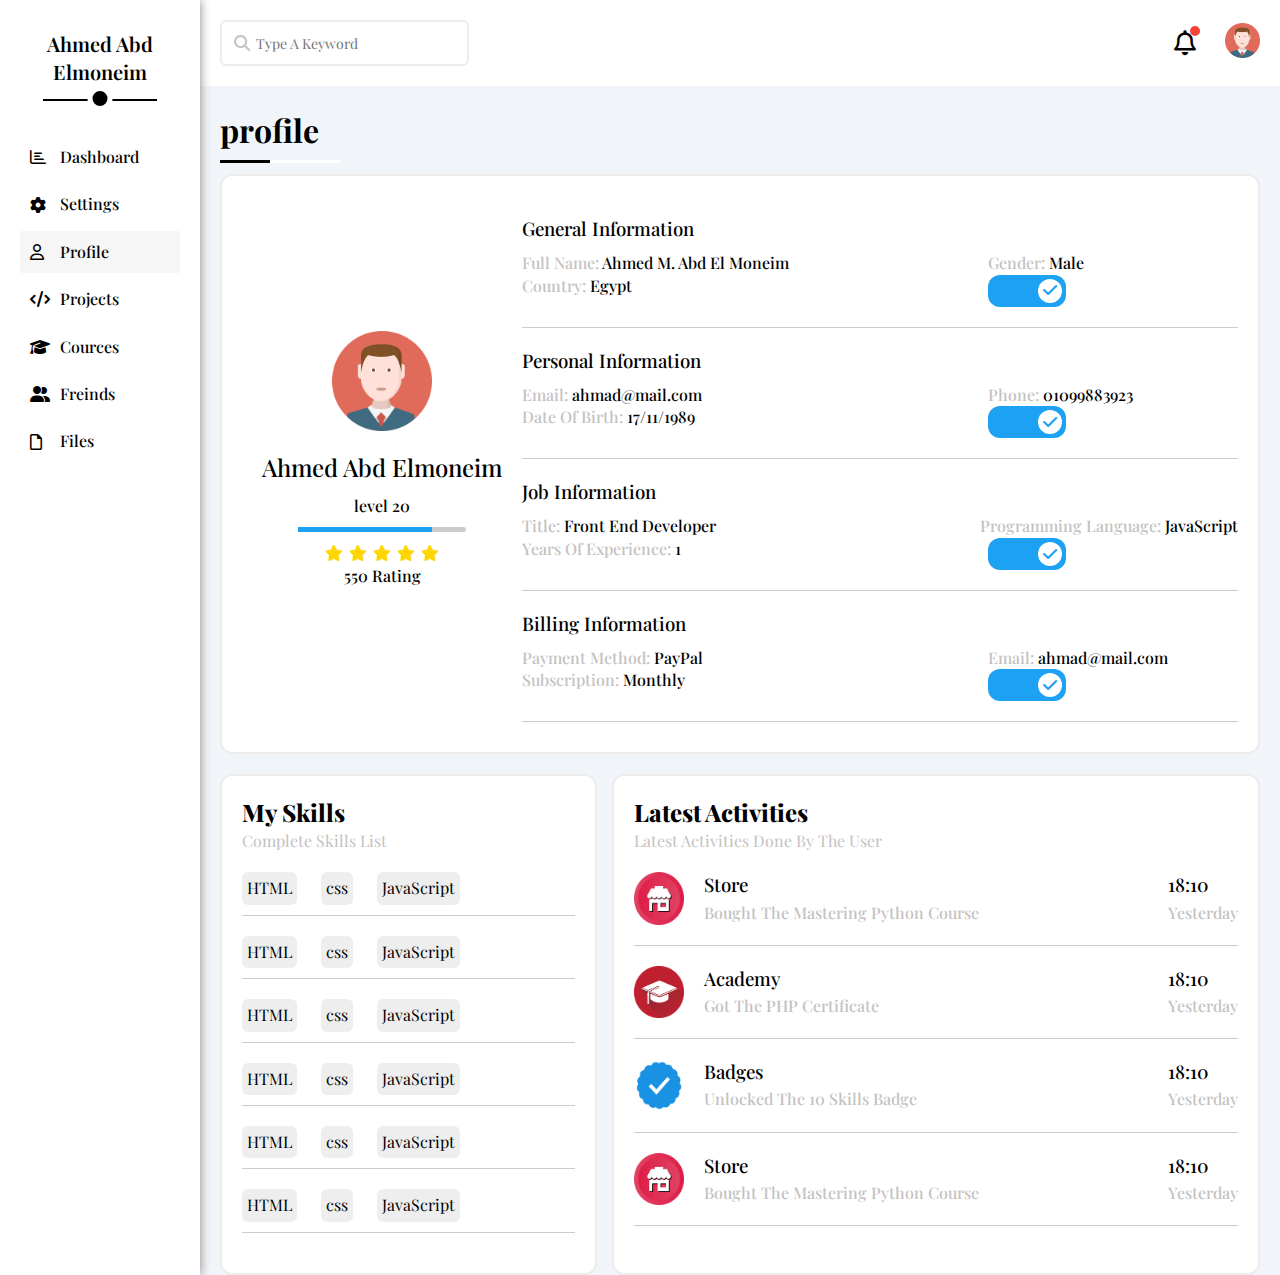
<file: profile.html>
<!DOCTYPE html>
<html lang="en">
  <head>
    <meta charset="UTF-8" />
    <meta name="viewport" content="width=device-width, initial-scale=1.0" />
    <meta http-equiv="X-UA-Conpatible" content="IE=edge" />
    <meta name="author" content="Ahmed Abd Elmoneim" />
    <meta name="description" content="HTML & CSS only template 5" />
    <title>Profile</title>
    <style></style>
    <script></script>
    <link rel="stylesheet" href="./css/Normalize.css" />
    <link rel="stylesheet" href="./css/all.min.css" />
    <link rel="stylesheet" href="./css/framework.css" />
    <link rel="stylesheet" href="./css/master.css" />
    <!-- google font -->
    <link rel="preconnect" href="https://fonts.googleapis.com" />
    <link rel="preconnect" href="https://fonts.gstatic.com" crossorigin />
    <link
      href="https://fonts.googleapis.com/css2?family=Playfair+Display:wght@400..900&display=swap"
      rel="stylesheet"
    />
  </head>
  <body>
    <main>
      <aside class="pd-20 bg-white .pos-rel">
        <h3 class="pd-10 text-c pos-rel fw-600 fs-20">Ahmed Abd Elmoneim</h3>
        <ul>
          <li class="">
            <a class="c-black fs-16 d-flex align-c pd-10 fw-500" href="index.html">
              <i class="fa-regular fa-chart-bar fa-fw pd-r-30"></i><span>Dashboard</span>
            </a>
          </li>
          <li class="">
            <a class="c-black fs-16 d-flex align-c pd-10 fw-500" href="settings.html">
              <i class="fa-solid fa-gear fa-fw pd-r-30"></i>
              <span>Settings</span></a
            >
          </li>
          <li class="active">
            <a class="c-black fs-16 d-flex align-c pd-10 fw-500" href="profile.html">
              <i class="fa-regular fa-user fa-fw pd-r-30"></i>
              <span>Profile</span></a
            >
          </li>
          <li class=" ">
            <a class="c-black fs-16 d-flex align-c pd-10 fw-500" href="projects.html">
              <i class="fa-solid fa-code fa-fw pd-r-30"></i><span>Projects</span>
            </a>
          </li>
          <li class=" ">
            <a class="c-black fs-16 d-flex align-c pd-10 fw-500" href="cources.html">
              <i class="fa-solid fa-graduation-cap fa-fw pd-r-30"></i>
              <span>Cources</span>
            </a>
          </li>
          <li class=" ">
            <a class="c-black fs-16 d-flex align-c pd-10 fw-500" href="friends.html">
              <i class="fa-solid fa-user-group fa-fw pd-r-30"></i>
              <span>Freinds</span>
            </a>
          </li>
          <li class=" ">
            <a class="c-black fs-16 d-flex align-c pd-10 fw-500" href="files.html">
              <i class="fa-regular fa-file fa-fw pd-r-30"></i><span>Files</span>
            </a>
          </li>
        </ul>
      </aside>
      <section class="">
        <nav class="d-flex jus-s align-c bg-white pd-20">
          <form action="" class="br-1 br-r-6 pd-10">
            <i class="fa-solid fa-magnifying-glass fa-fw"></i>
            <input type="search" placeholder="Type A Keyword" />
          </form>
          <div class="left-nav d-flex align-c bg-white">
            <i class="fa-regular fa-bell fa-fw pd-r-30 pos-rel"></i>
            <a href="#"><img src="./image/avatar.png" alt="" /></a>
          </div>
        </nav>
        <article>
          <div class="main-title pos-rel">
            <h1 class="c-black pos-rel">profile</h1>
            <!-- start profile  -->
            <div class="profile br-1 br-r-12 bg-white ov-hid pd-20 d-flex jus-s mr-b20">
              <div class="info-lbox pd-20 d-flex dir-col jus-c align-c">
                <img src="./image/avatar.png" alt="" />
                <h2 class="fs-18 box-title fw-500 li-w14 mr-t20 mr-b10">Ahmed Abd Elmoneim</h2>
                <span class="fs-16 c-black box-title fw-500 li-w14 mr-b10">level 20</span>
                <div class="info-chart mr-b10">
                  <span style="width: 80%"></span>
                </div>
                <div class="stars">
                  <i class="fa-solid fa-star fa-fw"></i>
                  <i class="fa-solid fa-star fa-fw"></i>
                  <i class="fa-solid fa-star fa-fw"></i>
                  <i class="fa-solid fa-star fa-fw"></i>
                  <i class="fa-solid fa-star fa-fw"></i>
                </div>
                <span class="fs-16 c-black box-title fw-500 li-w14 mr-b10">550 Rating</span>
              </div>
              <div class="info-rbox">
                <h3 class="fs-18 box-title fw-500 li-w14 mr-t20 mr-b10">General Information</h3>
                <div class="info-txt d-flex jus-s br-b mr-b10 pd-b-20">
                  <h4 class="fs-16 c-grey box-title fw-500 li-w14">
                    Full Name:
                    <span class="fs-16 c-black box-title fw-500 li-w14">
                      Ahmed M. Abd El Moneim</span
                    >
                  </h4>
                  <h4 class="fs-16 c-grey box-title fw-500 li-w14">
                    Gender: <span class="fs-16 c-black box-title fw-500 li-w14"> Male</span>
                  </h4>
                  <h4 class="fs-16 c-grey box-title fw-500 li-w14">
                    Country: <span class="fs-16 c-black box-title fw-500 li-w14"> Egypt</span>
                  </h4>
                  <label>
                    <input type="checkbox" class="toogle-checkbox" checked />
                    <div class="toogle-switch"></div>
                  </label>
                </div>

                <div class="info-txt">
                  <h3 class="fs-18 box-title fw-500 li-w14 mr-t20 mr-b10">Personal Information</h3>
                  <div class="info-txt d-flex jus-s br-b mr-b10 pd-b-20">
                    <h4 class="fs-16 c-grey box-title fw-500 li-w14">
                      Email:
                      <span class="fs-16 c-black box-title fw-500 li-w14">ahmad@mail.com</span>
                    </h4>
                    <h4 class="fs-16 c-grey box-title fw-500 li-w14">
                      Phone: <span class="fs-16 c-black box-title fw-500 li-w14"> 01099883923</span>
                    </h4>
                    <h4 class="fs-16 c-grey box-title fw-500 li-w14">
                      Date Of Birth:
                      <span class="fs-16 c-black box-title fw-500 li-w14">17/11/1989</span>
                    </h4>
                    <label>
                      <input type="checkbox" class="toogle-checkbox" checked />
                      <div class="toogle-switch"></div>
                    </label>
                  </div>

                  <div class="info-txt">
                    <h3 class="fs-18 box-title fw-500 li-w14 mr-t20 mr-b10">Job Information</h3>
                    <div class="info-txt d-flex jus-s br-b mr-b10 pd-b-20">
                      <h4 class="fs-16 c-grey box-title fw-500 li-w14">
                        Title:
                        <span class="fs-16 c-black box-title fw-500 li-w14"
                          >Front End Developer</span
                        >
                      </h4>
                      <h4 class="fs-16 c-grey box-title fw-500 li-w14">
                        Programming Language:
                        <span class="fs-16 c-black box-title fw-500 li-w14"> JavaScript</span>
                      </h4>
                      <h4 class="fs-16 c-grey box-title fw-500 li-w14">
                        Years Of Experience:
                        <span class="fs-16 c-black box-title fw-500 li-w14">1</span>
                      </h4>
                      <label>
                        <input type="checkbox" class="toogle-checkbox" checked />
                        <div class="toogle-switch"></div>
                      </label>
                    </div>

                    <div class="info-txt">
                      <h3 class="fs-18 box-title fw-500 li-w14 mr-t20 mr-b10">
                        Billing Information
                      </h3>
                      <div class="info-txt d-flex jus-s br-b mr-b10 pd-b-20">
                        <h4 class="fs-16 c-grey box-title fw-500 li-w14">
                          Payment Method:
                          <span class="fs-16 c-black box-title fw-500 li-w14">PayPal</span>
                        </h4>
                        <h4 class="fs-16 c-grey box-title fw-500 li-w14">
                          Email:
                          <span class="fs-16 c-black box-title fw-500 li-w14"> ahmad@mail.com</span>
                        </h4>
                        <h4 class="fs-16 c-grey box-title fw-500 li-w14">
                          Subscription:
                          <span class="fs-16 c-black box-title fw-500 li-w14">Monthly</span>
                        </h4>
                        <label>
                          <input type="checkbox" class="toogle-checkbox" checked />
                          <div class="toogle-switch"></div>
                        </label>
                      </div>
                    </div>
                  </div>
                </div>
                <!-- end profile info -->
              </div>
            </div>

            <!-- start profile second part -->
            <div class="d-flex gap-15 ov-hid second-part">
              <!-- start my skills -->

              <div class="my-skills dir-col br-1 br-r-12 bg-white ov-hid pd-20">
                <h2 class="fs-24 box-title fw-800 li-w14">My Skills</h2>
                <span class="c-grey fs-16">Complete Skills List</span>
                <div class="skill-list mr-b20 br-b mr-t20">
                  <span class="pd-5 bg-grey d-in-b br-r-6 mr-b10 mr-r20">HTML</span>
                  <span class="pd-5 bg-grey d-in-b br-r-6 mr-b10 mr-r20">css</span>
                  <span class="pd-5 bg-grey d-in-b br-r-6 mr-b10 mr-r20">JavaScript</span>
                </div>
                <div class="skill-list mr-b20 br-b">
                  <span class="pd-5 bg-grey d-in-b br-r-6 mr-b10 mr-r20">HTML</span>
                  <span class="pd-5 bg-grey d-in-b br-r-6 mr-b10 mr-r20">css</span>
                  <span class="pd-5 bg-grey d-in-b br-r-6 mr-b10 mr-r20">JavaScript</span>
                </div>
                <div class="skill-list mr-b20 br-b">
                  <span class="pd-5 bg-grey d-in-b br-r-6 mr-b10 mr-r20">HTML</span>
                  <span class="pd-5 bg-grey d-in-b br-r-6 mr-b10 mr-r20">css</span>
                  <span class="pd-5 bg-grey d-in-b br-r-6 mr-b10 mr-r20">JavaScript</span>
                </div>
                <div class="skill-list mr-b20 br-b">
                  <span class="pd-5 bg-grey d-in-b br-r-6 mr-b10 mr-r20">HTML</span>
                  <span class="pd-5 bg-grey d-in-b br-r-6 mr-b10 mr-r20">css</span>
                  <span class="pd-5 bg-grey d-in-b br-r-6 mr-b10 mr-r20">JavaScript</span>
                </div>
                <div class="skill-list mr-b20 br-b">
                  <span class="pd-5 bg-grey d-in-b br-r-6 mr-b10 mr-r20">HTML</span>
                  <span class="pd-5 bg-grey d-in-b br-r-6 mr-b10 mr-r20">css</span>
                  <span class="pd-5 bg-grey d-in-b br-r-6 mr-b10 mr-r20">JavaScript</span>
                </div>
                <div class="skill-list mr-b20 br-b">
                  <span class="pd-5 bg-grey d-in-b br-r-6 mr-b10 mr-r20">HTML</span>
                  <span class="pd-5 bg-grey d-in-b br-r-6 mr-b10 mr-r20">css</span>
                  <span class="pd-5 bg-grey d-in-b br-r-6 mr-b10 mr-r20">JavaScript</span>
                </div>
              </div>
              <!-- end my skills -->
              <!-- start Latest Activities -->
              <div class="activities dir-col br-1 br-r-12 bg-white ov-hid pd-20">
                <h2 class="fs-24 box-title fw-800 li-w14">Latest Activities</h2>
                <span class="c-grey fs-16">Latest Activities Done By The User</span>
                <div class="activities-content mr-t20 d-flex pd-b-20 br-b">
                  <img src="./image/activity-01.png" alt="" />
                  <h3 class="fs-10 c-black box-title fw-500 li-w14 mr-l20">
                    Store <br /><span class="fs-16 c-grey box-title fw-500 li-w14"
                      >Bought The Mastering Python Course</span
                    >
                  </h3>
                  <h3 class="fs-10 c-black box-title fw-500 li-w14">
                    18:10 <br /><span class="fs-16 c-grey box-title fw-500 li-w14">Yesterday</span>
                  </h3>
                </div>

                <div class="activities-content mr-t20 d-flex pd-b-20 br-b">
                  <img src="./image/activity-02.png" alt="" />
                  <h3 class="fs-10 c-black box-title fw-500 li-w14 mr-l20">
                    Academy <br /><span class="fs-16 c-grey box-title fw-500 li-w14"
                      >Got The PHP Certificate</span
                    >
                  </h3>
                  <h3 class="fs-10 c-black box-title fw-500 li-w14">
                    18:10 <br /><span class="fs-16 c-grey box-title fw-500 li-w14">Yesterday</span>
                  </h3>
                </div>

                <div class="activities-content mr-t20 d-flex pd-b-20 br-b">
                  <img src="./image/activity-03.png" alt="" />
                  <h3 class="fs-10 c-black box-title fw-500 li-w14 mr-l20">
                    Badges <br /><span class="fs-16 c-grey box-title fw-500 li-w14"
                      >Unlocked The 10 Skills Badge</span
                    >
                  </h3>
                  <h3 class="fs-10 c-black box-title fw-500 li-w14">
                    18:10 <br /><span class="fs-16 c-grey box-title fw-500 li-w14">Yesterday</span>
                  </h3>
                </div>

                <div class="activities-content mr-t20 d-flex pd-b-20 br-b">
                  <img src="./image/activity-01.png" alt="" />
                  <h3 class="fs-10 c-black box-title fw-500 li-w14 mr-l20">
                    Store <br /><span class="fs-16 c-grey box-title fw-500 li-w14"
                      >Bought The Mastering Python Course</span
                    >
                  </h3>
                  <h3 class="fs-10 c-black box-title fw-500 li-w14">
                    18:10 <br /><span class="fs-16 c-grey box-title fw-500 li-w14">Yesterday</span>
                  </h3>
                </div>
                <!-- end Latest Activities -->
              </div>
            </div>
          </div>
        </article>
      </section>
    </main>
  </body>
</html>
</file>
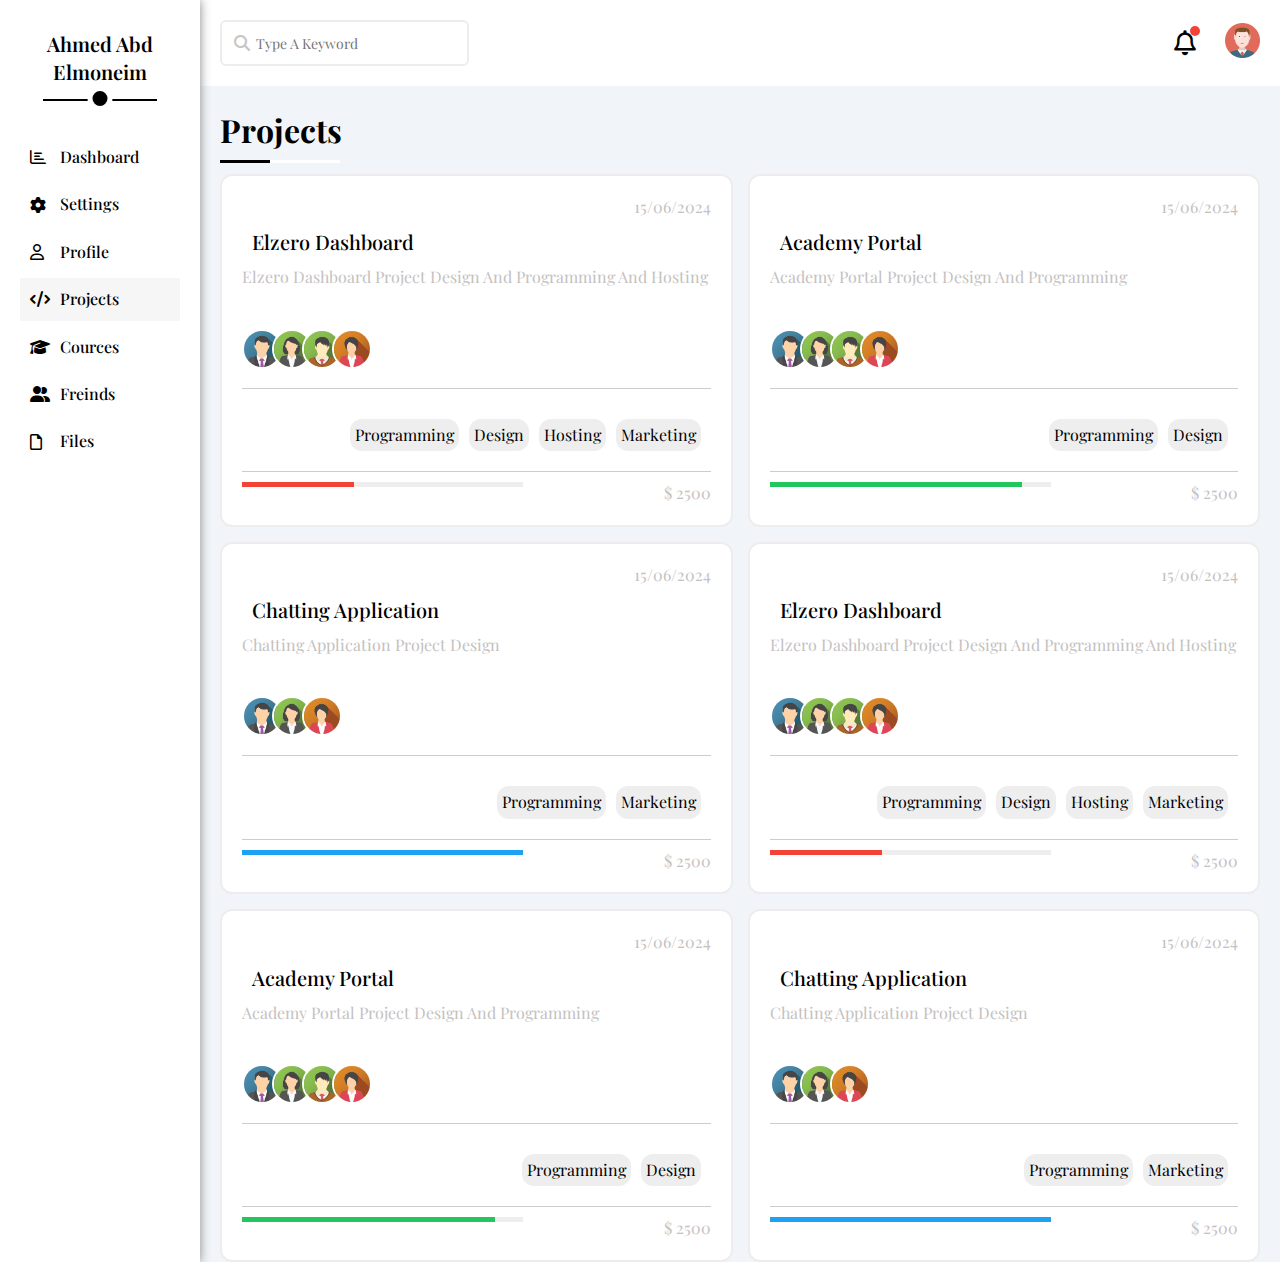
<file: projects.html>
<!DOCTYPE html>
<html lang="en">
  <head>
    <meta charset="UTF-8" />
    <meta name="viewport" content="width=device-width, initial-scale=1.0" />
    <meta http-equiv="X-UA-Conpatible" content="IE=edge" />
    <meta name="author" content="Ahmed Abd Elmoneim" />
    <meta name="description" content="HTML & CSS only template 5" />
    <title>projects</title>
    <style></style>
    <script></script>
    <link rel="stylesheet" href="./css/Normalize.css" />
    <link rel="stylesheet" href="./css/all.min.css" />
    <link rel="stylesheet" href="./css/framework.css" />
    <link rel="stylesheet" href="./css/master.css" />
    <!-- google font -->
    <link rel="preconnect" href="https://fonts.googleapis.com" />
    <link rel="preconnect" href="https://fonts.gstatic.com" crossorigin />
    <link
      href="https://fonts.googleapis.com/css2?family=Playfair+Display:wght@400..900&display=swap"
      rel="stylesheet"
    />
  </head>
  <body>
    <main>
      <aside class="pd-20 bg-white .pos-rel">
        <h3 class="pd-10 text-c pos-rel fw-600 fs-20">Ahmed Abd Elmoneim</h3>
        <ul>
          <li class="">
            <a class="c-black fs-16 d-flex align-c pd-10 fw-500" href="index.html">
              <i class="fa-regular fa-chart-bar fa-fw pd-r-30"></i><span>Dashboard</span>
            </a>
          </li>
          <li class="">
            <a class="c-black fs-16 d-flex align-c pd-10 fw-500" href="settings.html">
              <i class="fa-solid fa-gear fa-fw pd-r-30"></i>
              <span>Settings</span></a
            >
          </li>
          <li class="">
            <a class="c-black fs-16 d-flex align-c pd-10 fw-500" href="profile.html">
              <i class="fa-regular fa-user fa-fw pd-r-30"></i>
              <span>Profile</span></a
            >
          </li>
          <li class="active">
            <a class="c-black fs-16 d-flex align-c pd-10 fw-500" href="projects.html">
              <i class="fa-solid fa-code fa-fw pd-r-30"></i><span>Projects</span>
            </a>
          </li>
          <li class=" ">
            <a class="c-black fs-16 d-flex align-c pd-10 fw-500" href="cources.html">
              <i class="fa-solid fa-graduation-cap fa-fw pd-r-30"></i>
              <span>Cources</span>
            </a>
          </li>
          <li class=" ">
            <a class="c-black fs-16 d-flex align-c pd-10 fw-500" href="friends.html">
              <i class="fa-solid fa-user-group fa-fw pd-r-30"></i>
              <span>Freinds</span>
            </a>
          </li>
          <li class=" ">
            <a class="c-black fs-16 d-flex align-c pd-10 fw-500" href="files.html">
              <i class="fa-regular fa-file fa-fw pd-r-30"></i><span>Files</span>
            </a>
          </li>
        </ul>
      </aside>
      <section class="">
        <nav class="d-flex jus-s align-c bg-white pd-20">
          <form action="" class="br-1 br-r-6 pd-10">
            <i class="fa-solid fa-magnifying-glass fa-fw"></i>
            <input type="search" placeholder="Type A Keyword" />
          </form>
          <div class="left-nav d-flex align-c bg-white">
            <i class="fa-regular fa-bell fa-fw pd-r-30 pos-rel"></i>
            <a href="#"><img src="./image/avatar.png" alt="" /></a>
          </div>
        </nav>
        <article>
          <div class="main-title pos-rel">
            <h1 class="c-black pos-rel">Projects</h1>
          </div>
          <div class="wrapper d-grid gap-15 ov-hid">
            <!-- start project -->
            <div class="project-page d-flex dir-col br-1 br-r-12 bg-white pd-20">
              <span class="project-date fs-16 c-grey">15/06/2024</span>
              <h2 class="pd-10 fs-20 box-title fw-500 li-w14">Elzero Dashboard</h2>
              <span class="c-grey fs-16"
                >Elzero Dashboard Project Design And Programming And Hosting</span
              >
              <div class="project-img d-flex mr-t20 pos-rel mr-b10 br-b">
                <img src="./image/team-01.png" alt="" />
                <img src="./image/team-02.png" alt="" />
                <img src="./image/team-03.png" alt="" />
                <img src="./image/team-04.png" alt="" />
              </div>
              <div class="project-skills d-flex mr-t20 pos-rel mr-b10 br-b pd-b-20">
                <span class="c-black br-r-12 fs-16 d-in-b pd-5 bg-grey mr-r10">Programming</span>
                <span class="c-black br-r-12 fs-16 d-in-b pd-5 bg-grey mr-r10">Design</span>
                <span class="c-black br-r-12 fs-16 d-in-b pd-5 bg-grey mr-r10">Hosting</span>
                <span class="c-black br-r-12 fs-16 d-in-b pd-5 bg-grey mr-r10">Marketing</span>
              </div>
              <div class="project-price d-flex jus-s">
                <div class="price-chart">
                  <span style="width: 40%" class="c-red-b"></span>
                </div>
                <span class="project-date fs-16 c-grey">$ 2500</span>
              </div>
            </div>

            <div class="project-page d-flex dir-col br-1 br-r-12 bg-white pd-20">
              <span class="project-date fs-16 c-grey">15/06/2024</span>
              <h2 class="pd-10 fs-20 box-title fw-500 li-w14">Academy Portal</h2>
              <span class="c-grey fs-16">Academy Portal Project Design And Programming</span>
              <div class="project-img d-flex mr-t20 pos-rel mr-b10 br-b">
                <img src="./image/team-01.png" alt="" />
                <img src="./image/team-02.png" alt="" />
                <img src="./image/team-03.png" alt="" />
                <img src="./image/team-04.png" alt="" />
              </div>
              <div class="project-skills d-flex mr-t20 pos-rel mr-b10 br-b pd-b-20">
                <span class="c-black br-r-12 fs-16 d-in-b pd-5 bg-grey mr-r10">Programming</span>
                <span class="c-black br-r-12 fs-16 d-in-b pd-5 bg-grey mr-r10">Design</span>
              </div>
              <div class="project-price d-flex jus-s">
                <div class="price-chart">
                  <span style="width: 90%" class="c-green-b"></span>
                </div>
                <span class="project-date fs-16 c-grey">$ 2500</span>
              </div>
            </div>

            <div class="project-page d-flex dir-col br-1 br-r-12 bg-white pd-20">
              <span class="project-date fs-16 c-grey">15/06/2024</span>
              <h2 class="pd-10 fs-20 box-title fw-500 li-w14">Chatting Application</h2>
              <span class="c-grey fs-16">Chatting Application Project Design</span>
              <div class="project-img d-flex mr-t20 pos-rel mr-b10 br-b">
                <img src="./image/team-01.png" alt="" />
                <img src="./image/team-02.png" alt="" />
                <img src="./image/team-04.png" alt="" />
              </div>
              <div class="project-skills d-flex mr-t20 pos-rel mr-b10 br-b pd-b-20">
                <span class="c-black br-r-12 fs-16 d-in-b pd-5 bg-grey mr-r10">Programming</span>
                <span class="c-black br-r-12 fs-16 d-in-b pd-5 bg-grey mr-r10">Marketing</span>
              </div>
              <div class="project-price d-flex jus-s">
                <div class="price-chart">
                  <span style="width: 100%" class="c-blue-b"></span>
                </div>
                <span class="project-date fs-16 c-grey">$ 2500</span>
              </div>
            </div>

            <div class="project-page d-flex dir-col br-1 br-r-12 bg-white pd-20">
              <span class="project-date fs-16 c-grey">15/06/2024</span>
              <h2 class="pd-10 fs-20 box-title fw-500 li-w14">Elzero Dashboard</h2>
              <span class="c-grey fs-16"
                >Elzero Dashboard Project Design And Programming And Hosting</span
              >
              <div class="project-img d-flex mr-t20 pos-rel mr-b10 br-b">
                <img src="./image/team-01.png" alt="" />
                <img src="./image/team-02.png" alt="" />
                <img src="./image/team-03.png" alt="" />
                <img src="./image/team-04.png" alt="" />
              </div>
              <div class="project-skills d-flex mr-t20 pos-rel mr-b10 br-b pd-b-20">
                <span class="c-black br-r-12 fs-16 d-in-b pd-5 bg-grey mr-r10">Programming</span>
                <span class="c-black br-r-12 fs-16 d-in-b pd-5 bg-grey mr-r10">Design</span>
                <span class="c-black br-r-12 fs-16 d-in-b pd-5 bg-grey mr-r10">Hosting</span>
                <span class="c-black br-r-12 fs-16 d-in-b pd-5 bg-grey mr-r10">Marketing</span>
              </div>
              <div class="project-price d-flex jus-s">
                <div class="price-chart">
                  <span style="width: 40%" class="c-red-b"></span>
                </div>
                <span class="project-date fs-16 c-grey">$ 2500</span>
              </div>
            </div>

            <div class="project-page d-flex dir-col br-1 br-r-12 bg-white pd-20">
              <span class="project-date fs-16 c-grey">15/06/2024</span>
              <h2 class="pd-10 fs-20 box-title fw-500 li-w14">Academy Portal</h2>
              <span class="c-grey fs-16">Academy Portal Project Design And Programming</span>
              <div class="project-img d-flex mr-t20 pos-rel mr-b10 br-b">
                <img src="./image/team-01.png" alt="" />
                <img src="./image/team-02.png" alt="" />
                <img src="./image/team-03.png" alt="" />
                <img src="./image/team-04.png" alt="" />
              </div>
              <div class="project-skills d-flex mr-t20 pos-rel mr-b10 br-b pd-b-20">
                <span class="c-black br-r-12 fs-16 d-in-b pd-5 bg-grey mr-r10">Programming</span>
                <span class="c-black br-r-12 fs-16 d-in-b pd-5 bg-grey mr-r10">Design</span>
              </div>
              <div class="project-price d-flex jus-s">
                <div class="price-chart">
                  <span style="width: 90%" class="c-green-b"></span>
                </div>
                <span class="project-date fs-16 c-grey">$ 2500</span>
              </div>
            </div>

            <div class="project-page d-flex dir-col br-1 br-r-12 bg-white pd-20">
              <span class="project-date fs-16 c-grey">15/06/2024</span>
              <h2 class="pd-10 fs-20 box-title fw-500 li-w14">Chatting Application</h2>
              <span class="c-grey fs-16">Chatting Application Project Design</span>
              <div class="project-img d-flex mr-t20 pos-rel mr-b10 br-b">
                <img src="./image/team-01.png" alt="" />
                <img src="./image/team-02.png" alt="" />
                <img src="./image/team-04.png" alt="" />
              </div>
              <div class="project-skills d-flex mr-t20 pos-rel mr-b10 br-b pd-b-20">
                <span class="c-black br-r-12 fs-16 d-in-b pd-5 bg-grey mr-r10">Programming</span>
                <span class="c-black br-r-12 fs-16 d-in-b pd-5 bg-grey mr-r10">Marketing</span>
              </div>
              <div class="project-price d-flex jus-s">
                <div class="price-chart">
                  <span style="width: 100%" class="c-blue-b"></span>
                </div>
                <span class="project-date fs-16 c-grey">$ 2500</span>
              </div>
            </div>
          </div>
        </article>
      </section>
    </main>
  </body>
</html>
</file>
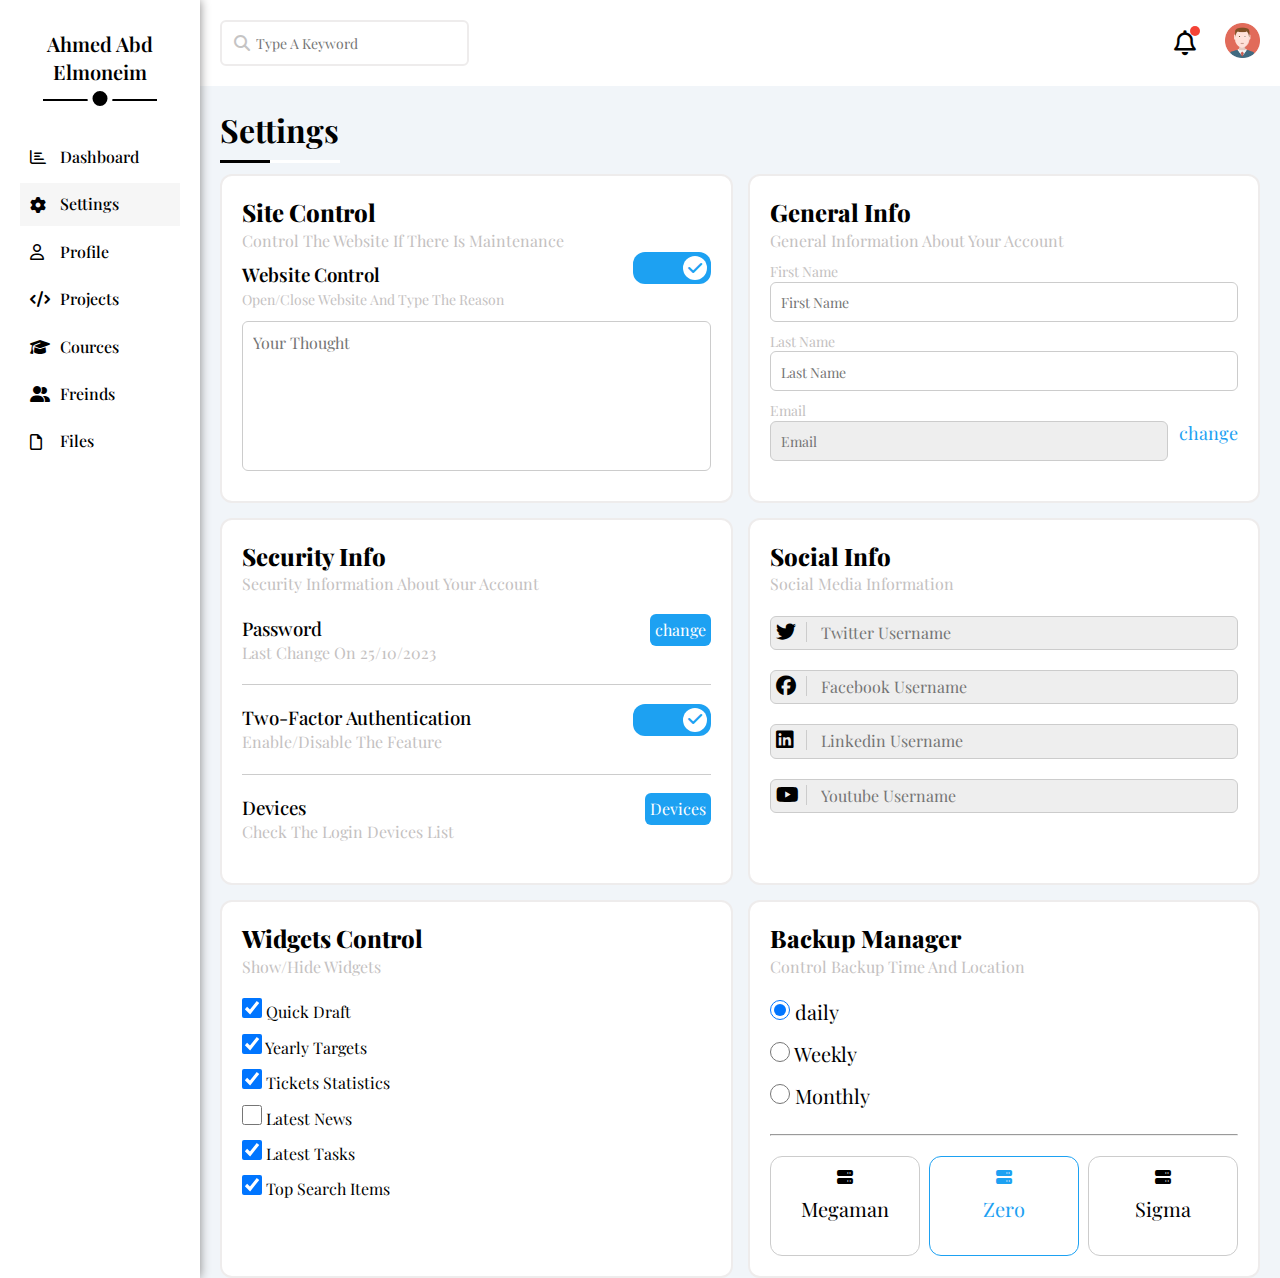
<file: settings.html>
<!DOCTYPE html>
<html lang="en">
  <head>
    <meta charset="UTF-8" />
    <meta name="viewport" content="width=device-width, initial-scale=1.0" />
    <meta http-equiv="X-UA-Conpatible" content="IE=edge" />
    <meta name="author" content="Ahmed Abd Elmoneim" />
    <meta name="description" content="HTML & CSS only template 5" />
    <title>Settings</title>
    <style></style>
    <script></script>
    <link rel="stylesheet" href="./css/Normalize.css" />
    <link rel="stylesheet" href="./css/all.min.css" />
    <link rel="stylesheet" href="./css/framework.css" />
    <link rel="stylesheet" href="./css/master.css" />
    <!-- google font -->
    <link rel="preconnect" href="https://fonts.googleapis.com" />
    <link rel="preconnect" href="https://fonts.gstatic.com" crossorigin />
    <link
      href="https://fonts.googleapis.com/css2?family=Playfair+Display:wght@400..900&display=swap"
      rel="stylesheet"
    />
  </head>
  <body>
    <main>
      <aside class="pd-20 bg-white .pos-rel">
        <h3 class="pd-10 text-c pos-rel fw-600 fs-20">Ahmed Abd Elmoneim</h3>
        <ul>
          <li class="">
            <a class="c-black fs-16 d-flex align-c pd-10 fw-500" href="index.html">
              <i class="fa-regular fa-chart-bar fa-fw pd-r-30"></i><span>Dashboard</span>
            </a>
          </li>
          <li class="active">
            <a class="c-black fs-16 d-flex align-c pd-10 fw-500" href="settings.html">
              <i class="fa-solid fa-gear fa-fw pd-r-30"></i>
              <span>Settings</span></a
            >
          </li>
          <li class=" ">
            <a class="c-black fs-16 d-flex align-c pd-10 fw-500" href="profile.html">
              <i class="fa-regular fa-user fa-fw pd-r-30"></i>
              <span>Profile</span></a
            >
          </li>
          <li class=" ">
            <a class="c-black fs-16 d-flex align-c pd-10 fw-500" href="projects.html">
              <i class="fa-solid fa-code fa-fw pd-r-30"></i><span>Projects</span>
            </a>
          </li>
          <li class=" ">
            <a class="c-black fs-16 d-flex align-c pd-10 fw-500" href="cources.html">
              <i class="fa-solid fa-graduation-cap fa-fw pd-r-30"></i>
              <span>Cources</span>
            </a>
          </li>
          <li class=" ">
            <a class="c-black fs-16 d-flex align-c pd-10 fw-500" href="friends.html">
              <i class="fa-solid fa-user-group fa-fw pd-r-30"></i>
              <span>Freinds</span>
            </a>
          </li>
          <li class=" ">
            <a class="c-black fs-16 d-flex align-c pd-10 fw-500" href="files.html">
              <i class="fa-regular fa-file fa-fw pd-r-30"></i><span>Files</span>
            </a>
          </li>
        </ul>
      </aside>
      <section class="">
        <nav class="d-flex jus-s align-c bg-white pd-20">
          <form action="" class="br-1 br-r-6 pd-10">
            <i class="fa-solid fa-magnifying-glass fa-fw"></i>
            <input type="search" placeholder="Type A Keyword" />
          </form>
          <div class="left-nav d-flex align-c bg-white">
            <i class="fa-regular fa-bell fa-fw pd-r-30 pos-rel"></i>
            <a href="#"><img src="./image/avatar.png" alt="" /></a>
          </div>
        </nav>
        <article>
          <div class="main-title pos-rel">
            <h1 class="c-black pos-rel">Settings</h1>
            <div class="wrapper d-grid gap-15 ov-hid">
              <!-- start Site Control -->
              <div class="site-control dir-col br-1 br-r-12 bg-white ov-hid pd-20">
                <h2 class="fs-24 box-title fw-800 li-w14">Site Control</h2>
                <span class="c-grey fs-16 mr-b10">Control The Website If There Is Maintenance</span>
                <div class="web-control d-flex jus-s">
                  <div class="web-content">
                    <h3 class="pos-rel fw-600 fs-18 mr-t10">Website Control</h3>
                    <span class="c-grey fs-14 mr-b10">Open/Close Website And Type The Reason</span>
                  </div>
                  <label>
                    <input type="checkbox" class="toogle-checkbox" checked />
                    <div class="toogle-switch"></div>
                  </label>
                </div>
                <form action="" class="d-flex">
                  <input
                    type="text"
                    placeholder="Your Thought"
                    class="pd-10 br-r-6 bg-white mr-b10 pos-rel mr-t10"
                  />
                </form>
              </div>
              <!-- end Site Control -->
              <!-- start general info -->
              <div class="general-info dir-col br-1 br-r-12 bg-white ov-hid pd-20">
                <h2 class="fs-24 box-title fw-800 li-w14">General Info</h2>
                <span class="c-grey fs-16 mr-b10">General Information About Your Account</span>
                <form action="">
                  <label for="fname" class="d-block c-grey fs-14 mr-t10">First Name</label>
                  <input type="text" placeholder="First Name" id="fname" />
                  <label for="lname" class="d-block c-grey fs-14 mr-t10">Last Name</label>
                  <input type="text" placeholder="Last Name" id="lname" />
                  <label for="email" class="d-block c-grey fs-14 mr-t10">Email</label>
                  <div class="change-email d-flex jus-s">
                    <input type="email" placeholder="Email" id="email" />
                    <a href="#">change</a>
                  </div>
                </form>
              </div>
              <!-- end general info -->
              <!-- start Security info -->
              <div class="security-info dir-col br-1 br-r-12 bg-white ov-hid pd-20">
                <h2 class="fs-24 box-title fw-800 li-w14">Security Info</h2>
                <span class="c-grey fs-16 mr-b10">Security Information About Your Account</span>
                <div class="security-content d-flex jus-s align-c br-b pd-b-20">
                  <div class="security-text">
                    <h3 class="fs-18 box-title fw-500 li-w14 mr-t20">Password</h3>
                    <span class="c-grey fs-16 mr-b10">Last Change On 25/10/2023</span>
                  </div>
                  <a href="#" class="c-white bg-blue br-r-6 pd-5">change</a>
                </div>

                <div class="security-content d-flex jus-s align-c br-b pd-b-20">
                  <div class="security-text">
                    <h3 class="fs-18 box-title fw-500 li-w14 mr-t20">Two-Factor Authentication</h3>
                    <span class="c-grey fs-16 mr-b10">Enable/Disable The Feature</span>
                  </div>
                  <label>
                    <input type="checkbox" class="toogle-checkbox" checked />
                    <div class="toogle-switch"></div>
                  </label>
                </div>

                <div class="security-content d-flex jus-s align-c pd-b-20">
                  <div class="security-text">
                    <h3 class="fs-18 box-title fw-500 li-w14 mr-t20">Devices</h3>
                    <span class="c-grey fs-16 mr-b10">Check The Login Devices List</span>
                  </div>
                  <a href="#" class="c-white bg-blue br-r-6 pd-5">Devices</a>
                </div>
              </div>
              <!-- end Security info -->
              <!-- start social info -->
              <div class="social-info dir-col br-1 br-r-12 bg-white ov-hid pd-20">
                <h2 class="fs-24 box-title fw-800 li-w14">Social Info</h2>
                <span class="c-grey fs-16 mr-b20 d-block">Social Media Information</span>
                <form action="">
                  <div class="social-box bg-grey pd-5 mr-b20 br-r-6 br">
                    <i class="fa-brands fa-twitter fa-fw fs-20 br-r text-c pd-r-30"></i>
                    <input
                      type="text"
                      placeholder="Twitter Username"
                      class="bg-grey pd-l-10 soical-input"
                    />
                  </div>
                </form>

                <form action="">
                  <div class="social-box bg-grey pd-5 mr-b20 br-r-6 br">
                    <i class="fa-brands fa-facebook fa-fw fs-20 br-r text-c pd-r-30"></i>
                    <input
                      type="text"
                      placeholder="Facebook Username"
                      class="bg-grey pd-l-10 soical-input"
                    />
                  </div>
                </form>

                <form action="">
                  <div class="social-box bg-grey pd-5 mr-b20 br-r-6 br">
                    <i class="fa-brands fa-linkedin fa-fw fs-20 br-r text-c pd-r-30"></i>
                    <input
                      type="text"
                      placeholder="Linkedin Username"
                      class="bg-grey pd-l-10 soical-input"
                    />
                  </div>
                </form>

                <form action="">
                  <div class="social-box bg-grey pd-5 mr-b20 br-r-6 br">
                    <i class="fa-brands fa-youtube fa-fw fs-20 br-r text-c pd-r-30"></i>
                    <input
                      type="text"
                      placeholder="Youtube Username"
                      class="bg-grey pd-l-10 soical-input"
                    />
                  </div>
                </form>
              </div>
              <!-- end social info -->
              <!-- start Widgets control -->
              <div class="widgets-control dir-col br-1 br-r-12 bg-white ov-hid pd-20">
                <h2 class="fs-24 box-title fw-800 li-w14">Widgets Control</h2>
                <span class="c-grey fs-16 mr-b20 d-block">Show/Hide Widgets</span>
                <form action="" class="mr-b10">
                  <input type="checkbox" id="q-d" checked />
                  <label for="q-d" class="fs-18"> Quick Draft</label>
                </form>
                <form action="" class="mr-b10">
                  <input type="checkbox" id="y-t" checked />
                  <label for="y-t" class=""> Yearly Targets</label>
                </form>
                <form action="" class="mr-b10">
                  <input type="checkbox" id="t-s" checked />
                  <label for="t-s" class="fs-18"> Tickets Statistics</label>
                </form>
                <form action="" class="mr-b10">
                  <input type="checkbox" id="l-n" />
                  <label for="l-n" class="fs-18"> Latest News</label>
                </form>
                <form action="" class="mr-b10">
                  <input type="checkbox" id="l-t" checked />
                  <label for="l-t" class="fs-18"> Latest Tasks</label>
                </form>
                <form action="" class="mr-b10">
                  <input type="checkbox" id="t-s" checked />
                  <label for="t-s" class="fs-18"> Top Search Items</label>
                </form>
              </div>
              <!-- end Widgets control -->
              <!-- start Backup -->
              <div class="backup dir-col br-1 br-r-12 bg-white ov-hid pd-20">
                <h2 class="fs-24 box-title fw-800 li-w14">Backup Manager</h2>
                <span class="c-grey fs-16 mr-b20 d-block">Control Backup Time And Location</span>
                <form action="" class="mr-b10 fs-20">
                  <input
                    type="radio"
                    id="daily"
                    name="period"
                    value="daily"
                    class="mr-b20"
                    checked
                  />
                  <label for="daily"> daily</label><br />
                  <input type="radio" id="Weekly" name="period" value="Weekly" class="mr-b20" />
                  <label for="Weekly"> Weekly</label><br />
                  <input type="radio" id="Monthly" name="period" value="Monthly" class="mr-b20" />
                  <label for="Monthly"> Monthly</label>
                </form>
                <hr />
                <div class="backup-boxes d-flex jus-s mr-t20">
                  <label>
                    <input type="radio" class="backup-checkmark" name="boxes" value="Megaman" />
                    <div class="backup-box">
                      <i class="fa-solid fa-server fa-fw mr-b10"></i>
                      <span class="fs-20 mr-b20">Megaman</span>
                    </div>
                  </label>

                  <label>
                    <input
                      type="radio"
                      class="backup-checkmark"
                      name="boxes"
                      value="Zero"
                      checked
                    />
                    <div class="backup-box">
                      <i class="fa-solid fa-server fa-fw mr-b10"></i>
                      <span class="fs-20 mr-b20">Zero</span>
                    </div>
                  </label>

                  <label>
                    <input type="radio" class="backup-checkmark" name="boxes" value="Sigma" />
                    <div class="backup-box">
                      <i class="fa-solid fa-server fa-fw mr-b10"></i>
                      <span class="fs-20 mr-b20">Sigma</span>
                    </div>
                  </label>
                </div>
              </div>
              <!-- end Backup -->
            </div>
          </div>
        </article>
      </section>
    </main>
  </body>
</html>
</file>
<file: css/framework.css>
/* start of color + background */
.bg-white {
  background-color: white;
}
.bg-grey {
  background-color: #eeeeee;
}
.bg-blue {
  background-color: #1da1f2;
}
.bg-blue2 {
  background-color: #1da1f233;
}
.bg-orange {
  background-color: #f59e0b33;
}
.bg-orange2 {
  background-color: #f59e0b;
}
.bg-green {
  background-color: #22c55e33;
}
.bg-green2 {
  background-color: #22c55e;
}
.c-black {
  color: black;
}
.c-grey {
  color: #c4c1c1;
}
.c-white {
  color: white;
}
.c-blue {
  color: #1da1f2;
}
.c-blue-b {
  background-color: #1da1f2;
}
.c-orange {
  color: #f59e0b;
}
.c-green {
  color: #22c55e;
}
.c-green-b {
  background-color: #22c55e;
}
.c-red {
  color: #f44336;
}
.c-red-b {
  background-color: #f44336;
}
/* end of color + background */

/* start of margin + padding */
.pd-20 {
  padding: 20px;
}
.pd-10 {
  padding: 10px;
}
.pd-5 {
  padding: 5px;
}
.pd-t-20 {
  padding-top: 20px;
}
.pd-r-20 {
  padding-right: 20px;
}
.pd-l-10 {
  padding-left: 10px;
}
.pd-l-20 {
  padding-left: 20px;
}
.pd-l-30 {
  padding-left: 30px;
}
.pd-r-10 {
  padding-right: 10px;
}
.pd-t-30 {
  padding-top: 30px;
}
.pd-r-30 {
  padding-right: 30px;
}
.pd-b-20 {
  padding-bottom: 20px;
}
.mr-20 {
  margin: 20px;
}
.mr-t20 {
  margin-top: 20px;
}
.mr-r10 {
  margin-right: 10px;
}
.mr-r20 {
  margin-right: 20px;
}
.mr-b20 {
  margin-bottom: 20px;
}
.mr-t10 {
  margin-top: 10px;
}
.mr-t20 {
  margin-top: 20px;
}
.mr-b10 {
  margin-bottom: 10px;
}
.mr-l20 {
  margin-left: 20px;
}
.mr-l40 {
  margin-left: 40px;
}
/* end of margin + padding */

/* start of border */
.br-r-6 {
  border-radius: 6px;
}
.br-r-12 {
  border-radius: 12px;
}
.br-r-20 {
  border-radius: 20px;
}
.br-1 {
  border: 2px solid #eeecec;
}
.br-b {
  border-bottom: 1px solid #ccc;
}
.br-r {
  border-right: 1px solid #ccc;
}
.br {
  border: 1px solid #ccc;
}
/* end of border */

/* start of fonts */
.text-c {
  text-align: center;
}
.fs-14 {
  font-size: 14px;
}
.fs-16 {
  font-size: 16px;
}
.fs-20 {
  font-size: 20px;
}
.fs-24 {
  font-size: 24px;
}
.fs-26 {
  font-size: 26px;
}
.fs-30 {
  font-size: 30px;
}
.fw-500 {
  font-weight: 500;
}
.fw-600 {
  font-weight: 600;
}
.fw-800 {
  font-weight: 800;
}
.li-w14 {
  line-height: 1.4;
}
.width-20 {
  width: 20px;
}
.width-c {
  width: fit-content;
}
.width-70 {
  width: 70px;
}
/* end of fonts */

/* start of position + display */
.pos-rel {
  position: relative;
}
.d-flex {
  display: flex;
}
.align-c {
  align-items: center;
}
.jus-c {
  justify-content: center;
}
.dir-col {
  flex-direction: column;
}
.jus-s {
  justify-content: space-between;
}
.jus-ar {
  justify-content: space-around;
}
.d-grid {
  display: grid;
}
.gap-15 {
  gap: 15px;
}
.d-block {
  display: block;
}
.d-inb {
  display: inline-block;
}
.d-in-b {
  display: inline-block;
}
.ov-hid {
  overflow: hidden;
}
/* end of position + display */
</file>
<file: css/master.css>
/* start standardize */
* {
  -webkit-box-sizing: border-box;
  -moz-box-sizing: border-box;
  box-sizing: border-box;
  font-family: "Playfair Display", serif;
  font-style: normal;
  font-optical-sizing: auto;
  margin: 0;
  padding: 0;
  line-height: 1.4;
}
html {
  scroll-behavior: smooth;
}
*:focus {
  outline: none;
}
a {
  text-decoration: none;
}
ul {
  list-style: none;
  padding: 0;
}
.container-z {
  padding-left: 20px;
  padding-right: 20px;
  margin-left: auto;
  margin-right: auto;
}
/* .parent-z {
    margin-left: auto;
    margin-right: auto;
    overflow-x: hidden;
    max-width: 100%;
  } */
@media (max-width: 768px) {
  .container-z {
    width: 750px;
  }
}
@media (max-width: 992px) {
  .container-z {
    width: 970px;
  }
}
@media (max-width: 1200px) {
  .container-z {
    width: 1170px;
  }
}
::-webkit-scrollbar {
  width: 10px;
}
::-webkit-scrollbar-track {
  background-color: white;
}
::-webkit-scrollbar-thumb {
  background-color: var(--color-blue);
}
::-webkit-scrollbar-thumb:hover {
  background-color: var(--background-color-blue);
}
:root {
  --backgorund-color: #f1f5f9;
  --background-color-white: #fff;
  --background-color-grey: #eeeeee;
  --background-color-light-grey: #f6f6f6;
  --background-color-orange: #f59e0b33;
  --color-orange: #f59e0b;
  --background-color-green: #22c55e33;
  --color-green: #22c55e;
  --background-color-blue: #1da1f233;
  --color-blue: #1da1f2;
  --background-color-red: #ff000033;
  --color-red: #f44336;
}
h2 {
  color: black;
  font-size: 24px;
  font-weight: 700;
}
.active {
  background-color: var(--background-color-light-grey);
}
/* end standardize */

main {
  background-color: #f1f5f9;
  display: flex;
  min-height: 100vh;
}
/* start of aside */
aside {
  width: 200px;
  box-shadow: 0 0 10px #878585;
  z-index: 2;
}
aside h3 {
  margin-bottom: 40px;
}
aside h3::after {
  content: "";
  position: absolute;
  bottom: -5px;
  left: 50%;
  transform: translateX(-50%);
  border: 1px solid black;
  width: 70%;
  color: black;
}
aside h3::before {
  content: "";
  position: absolute;
  bottom: -15px;
  left: 50%;
  transform: translateX(-50%);
  width: 15px;
  height: 15px;
  background-color: black;
  border-radius: 50%;
  border: 5px solid white;
  z-index: 2;
}
aside ul li a {
  transition: 0.3s;
  margin-bottom: 5px;
}
aside ul li a:hover,
aside ul li a.active {
  background-color: #f6f6f6;
}
@media (max-width: 768px) {
  aside {
    width: 80px;
    padding: 10px 0 0 10px !important;
    overflow: hidden;
  }
  aside ul li a span,
  aside h3::before,
  aside h3::after {
    display: none;
  }
  aside h3 {
    font-size: 14px !important;
    padding-left: 0px !important;
    text-align: start !important;
    line-height: 1.6;
    margin-bottom: 10px;
  }
}
/* end of aside */
/* start of section */
section {
  flex: 1;
}
@media (max-width: 768px) {
  section {
    min-width: 250px;
  }
}
section nav {
  z-index: -1;
}
section nav form i {
  color: #c5c4c4;
}
section nav form input {
  border: none;
  transition: 0.3s;
}
section nav form input:focus {
  width: 250px;
}
section nav form input:focus::placeholder {
  opacity: 0;
}
section nav form input::placeholder {
  font-size: 14px;
}
section nav .left-nav i {
  font-size: 25px;
}
section nav .left-nav i::after {
  content: "";
  position: absolute;
  top: -5px;
  right: 5px;
  width: 10px;
  height: 10px;
  border-radius: 50%;
  background-color: var(--color-red);
}
section nav .left-nav a {
  padding-left: 20px;
}
section nav .left-nav a img {
  width: 35px;
}
@media (max-width: 768px) {
  nav {
    padding: 10px !important;
  }
  nav i {
    font-size: 12px;
    padding: 0;
  }
  section nav form input {
    width: 110px !important;
  }
  section nav form input::placeholder {
    display: none;
    font-size: 12px;
  }
  section nav .left-nav i {
    font-size: 15px;
    padding-right: 5px !important;
  }
  section nav .left-nav a img {
    width: 25px;
  }
}
/* end of nav */
/* start of article */
article {
  padding-left: 20px;
  padding-right: 20px;
}
@media (max-width: 768px) {
  article {
    padding-left: 10px;
    padding-right: 10px;
  }
}
.main-title {
  margin-top: 10px;
}
.main-title h1::before {
  content: "";
  position: absolute;
  bottom: -10px;
  left: 0;
  width: 120px;
  height: 3px;
  background-color: white;
}
.main-title h1::after {
  content: "";
  position: absolute;
  bottom: -10px;
  left: 0;
  width: 50px;
  height: 3px;
  background-color: black;
}
/*  start of article wrapper */
.wrapper {
  grid-template-columns: repeat(auto-fill, minmax(450px, 1fr));
}
@media (max-width: 768px) {
  .wrapper {
    grid-template-columns: repeat(auto-fill, minmax(200px, 1fr));
    gap: 0;
  }
}
/*  start of welcome */
.wrapper .welcome .box-header::after {
  content: "";
  position: absolute;
  bottom: -25px;
  left: 20px;
  width: 50px;
  height: 50px;
  border-radius: 50%;
  background-image: url(../image/avatar.png);
  background-size: cover;
  border: 4px solid white;
}
.wrapper .welcome .box-header h2 {
  padding-right: 10px;
}
.wrapper .welcome .box-content {
  justify-content: space-between;
  margin-top: 50px;
  border-top: 1px solid #eeecec;
  border-bottom: 1px solid #eeecec;
}
.box-title h4 {
  margin-bottom: 10px;
}
.wrapper .welcome img {
  width: 200px;
}
.wrapper .welcome a {
  align-self: flex-end;
  font-size: 14px;
  padding: 5px 10px;
  width: 65px;
}
/*  end of  welcome */
/*  start of draft */
.draft-content span {
  display: inline-block;
  padding-top: 0 !important;
}
.draft-content form {
  flex-direction: column;
  justify-content: flex-end;
  align-content: flex-end;
}
.draft-content form input {
  width: 100%;
  border: none;
}
.draft-content form input::placeholder {
  font-size: 14px;
}
.draft-content form input:nth-child(2) {
  height: 150px;
  position: relative;
  margin-bottom: 0;
}
.draft-content form input:nth-child(2)::placeholder {
  position: absolute;
  top: 10px;
}
.draft-content form input:nth-child(3) {
  font-size: 14px;
  padding: 5px 10px;
  width: 65px;
  align-self: flex-end;
}
/*  end of draft */
/*  start of target */

.target-row i {
  padding: 40px;
  width: 20px;
  height: 20px;
  justify-content: center;
  align-items: center;
}
.target-detail {
  flex-direction: column;
  width: 100%;
}
.target-detail .target-bar {
  position: relative;
  background-color: var(--background-color-blue);
  height: 4%;
}
.target-detail .target-bar span {
  display: inline-block;
  position: absolute;
  top: 0px;
  left: 0;
  height: 100%;
  background-color: var(--color-blue);
}
.target-detail .target-bar span::after {
  content: "80%";
  position: absolute;
  top: -40px;
  right: 0;
  background-color: var(--color-blue);
  width: 25px;
  padding: 5px;
  border-radius: 6px;
  color: white;
  font-size: 14px;
}
.target-detail .target-bar span::before {
  content: "";
  position: absolute;
  top: -15px;
  right: 2px;
  width: 0px;
  height: 0px;
  border-style: solid;
  border-width: 10px;
  border-color: var(--color-blue) transparent transparent transparent;
}
.green {
  background-color: var(--background-color-green) !important;
}
.green-c,
.green-c::after {
  content: "75%" !important;
  background-color: var(--color-green) !important;
}
.green-c::before {
  border-color: var(--color-green) transparent transparent transparent !important;
}
.orange {
  background-color: var(--background-color-orange) !important;
}
.orange-c,
.orange-c::after {
  content: "55%" !important;
  background-color: var(--color-orange) !important;
}
.orange-c::before {
  border-color: var(--color-orange) transparent transparent transparent !important;
}
/*  end of target */
/*  start of tickets */
.tickets .tickets-cards {
  grid-template-columns: repeat(auto-fill, minmax(200px, 1fr));
  gap: 15px;
}
/*  end of tickets */
/*  start of news */
.news-info {
  justify-content: flex-start;
  align-items: center;
}
@media (max-width: 768px) {
  .news-info {
    flex-direction: column;
    /* justify-content: center; */
    align-items: center;
    border-bottom: 2px solid var(--background-color-grey);
  }
  .news-info img,
  .news-info h4,
  .news-info span {
    margin-top: 0;
  }
  .news-info > span {
    margin-bottom: 10px;
  }
}
.news-info img {
  width: 120px;
}
.news-info > h4 {
  line-height: 1.6;
  flex: 1;
}
.news-info > span {
  display: block;
  width: 100px;
}
/*  end of news */
/*  start of tasks */
.tasks-info {
  border-bottom: 1px solid var(--background-color-grey);
  height: fit-content;
}
.tasks-info h4 {
  line-height: 1.4;
}
.tasks-info i {
  cursor: pointer;
  transition: 0.3;
}
.tasks-info i:hover {
  color: var(--color-red);
}
.neglget {
  opacity: 50%;
}
/*  end of tasks */
/*  star of updates */
.update-info {
  border-bottom: 1px solid var(--background-color-grey);
}
.update-info img {
  width: 50px;
}
.no-b {
  border-bottom: none;
}
/*  end of updates */
/*  start of projects */
.projects ul li {
  margin-left: 30px;
}
.projects ul li::before {
  content: "";
  position: absolute;
  top: 10px;
  left: -20px;
  width: 20px;
  height: 20px;
  border-radius: 50%;
  border: 2px solid white;
  outline: 2px solid var(--color-blue);
}
.projects ul .done::after,
.projects ul .current::after {
  content: "";
  position: absolute;
  bottom: -12px;
  left: -10px;
  width: 2px;
  height: 20px;
  background-color: var(--color-blue);
}
.projects ul .done::before {
  background-color: var(--color-blue);
}
.projects ul .current::before {
  background-color: var(--color-blue);
  animation: change 0.5s infinite alternate;
}
@keyframes change {
  form {
    background-color: var(--color-blue);
  }
  to {
    background-color: white;
  }
}

.projects img {
  position: absolute;
  width: 150px;
  opacity: 0.3;
  right: 0;
  bottom: 0;
}
/*  end of projects */
/*  start of Reminders */
.Reminders ul li::before {
  content: "";
  position: absolute;
  left: -30px;
  top: 15px;
  width: 15px;
  height: 15px;
  border-radius: 50%;
}
.Reminders ul li::after {
  content: "";
  position: absolute;
  left: -5px;
  top: 0;
  width: 2px;
  height: 100%;
  border-radius: 50%;
}
.Reminders ul .bluee::before,
.Reminders ul .bluee::after {
  background-color: var(--color-blue);
}
.Reminders ul .greenn::before,
.Reminders ul .greenn::after {
  background-color: var(--color-green);
}
.Reminders ul .orangee::before,
.Reminders ul .orangee::after {
  background-color: var(--color-orange);
}
.Reminders ul .redd::before,
.Reminders ul .redd::after {
  background-color: var(--color-red);
}
/*  end of Reminders */
/*  start of post */
.post-profile,
.post p {
  border-bottom: 1px solid var(--background-color-grey);
}
.post-profile img {
  width: 60px;
}
/*  end of post */
/* start of media */
.media-group-b {
  background-color: rgb(29 161 242 / 20%);
}
.media-group-2b {
  background-color: rgb(24 119 242 / 20%);
}
.media-group-3b {
  background-color: rgb(24 119 242 / 20%);
}
.media-group-r {
  background-color: rgb(255 0 0 / 20%);
}
.media-group-r a {
  background-color: #ff0000;
}
/* end of media */
/*  end of wrapper */
/* end of article */
/*  start of projects */
.project table {
  flex: 1;
  border-spacing: 0;
}
.project tr th,
.project tr td {
  text-align: left;
  padding: 10px;
}
.project tr td:not(:last-child) {
  border-right: 1px solid var(--background-color-grey);
}
.project tr td {
  border-bottom: 1px solid var(--background-color-grey);
}
@media (max-width: 768px) {
  .project tr td,
  .project tr th {
    display: none;
  }
  .project tr .first {
    display: block;
  }
}
/*  end of projects */

/* start settings page */
.site-control form input {
  width: 100%;
  height: 150px;
  border: 1px solid #ccc;
}
.site-control form input::placeholder {
  position: absolute;
  top: 10px;
}
.toogle-checkbox {
  -webkit-appearance: none;
  appearance: none;
  display: none;
}
.toogle-switch {
  position: relative;
  background-color: #ccc;
  width: 78px;
  height: 32px;
  border-radius: 12px;
  cursor: pointer;
  transition: 0.3s;
}
.toogle-switch::before {
  font-family: "font awesome 5 free";
  content: "\f00d";
  position: absolute;
  font-weight: 900;
  background-color: white;
  width: 24px;
  height: 24px;
  border-radius: 50%;
  top: 4px;
  left: 4px;
  display: flex;
  justify-content: center;
  align-items: center;
  color: #aaa;
  transition: 0.3s;
}
.toogle-checkbox:checked + .toogle-switch {
  background-color: var(--color-blue);
}
.toogle-checkbox:checked + .toogle-switch::before {
  content: "\f00c";
  left: 50px;
  color: var(--color-blue);
}
.general-info form input {
  width: 100%;
  height: 40px;
  border-radius: 6px;
  border: 1px solid #ccc;
}
.general-info form input::placeholder {
  padding-left: 10px;
  font-size: 14px;
}
.general-info form .change-email input {
  width: 85%;
  background-color: var(--background-color-grey);
}
.general-info form a {
  color: var(--color-blue);
  font-size: 18px;
}
.social-info form input {
  border: none;
}
.social-icon {
  height: 100%;
}
.social-box:focus-within i {
  color: var(--color-blue);
}
.widgets-control input,
.backup input {
  height: 20px;
  width: 20px;
  cursor: pointer;
}
.widgets-control label,
.backup label {
  cursor: pointer;
}
.backup-box {
  width: 150px;
  height: 100px;
  border: 1px solid #ccc;
  display: flex;
  flex-direction: column;
  justify-content: center;
  align-items: center;
  border-radius: 12px;
  cursor: pointer;
}
.backup-checkmark {
  -webkit-appearance: none;
  appearance: none;
  display: none;
}
.backup-checkmark:checked + .backup-box {
  border: 1px solid var(--color-blue);
  color: var(--color-blue);
}
/* end settings page */
/* start profile page */
.my-skills {
  flex-grow: 1;
}
.profile .info-lbox img {
  width: 100px;
}
.profile .info-chart {
  background-color: #ccc;
  height: 5px;
  position: relative;
  width: 70%;
  border-radius: 12px;
}
.profile .info-chart span {
  background-color: var(--color-blue);
  z-index: 5;
  position: absolute;
  height: 100%;
}
.info-rbox {
  flex: 1;
}
.stars {
  color: gold;
}
.info-rbox h4,
.info-rbox span,
.info-rbox label {
  min-width: 250px;
}
.info-txt {
  flex-wrap: wrap;
}
@media (max-width: 768px) {
  .profile {
    flex-direction: column;
  }
}
.activities img {
  width: 50px;
}
.activities {
  flex-grow: 2;
}
.activities-content h3:nth-child(3) {
  text-align: left;
  margin-left: auto;
}
@media (max-width: 768px) {
  .second-part,
  .activities-content,
  .project-skills {
    flex-direction: column;
    gap: 10px;
  }
}

/* end profile page */
/* start projects page */
.project-page .project-date {
  margin-left: auto;
  text-align: right;
}
.project-img {
  height: 80px;
}
.project-page img {
  width: 40px;
  border-radius: 50%;
  position: absolute;
  top: 20px;
  border: 2px solid white;
}
.project-page img:nth-child(1) {
  left: 0px;
}
.project-page img:nth-child(2) {
  left: 30px;
}
.project-page img:nth-child(3) {
  left: 60px;
}
.project-page img:nth-child(4) {
  left: 90px;
}
.project-skills {
  justify-content: flex-end;
}
.price-chart {
  background-color: var(--background-color-grey);
  width: 60%;
  height: 5px;
  position: relative;
}
.price-chart span {
  position: absolute;
  height: 100%;
}
/* end projects page */
/* start cources page */
.wrapper-cources {
  grid-template-columns: repeat(auto-fill, minmax(300px, 1fr));
}
@media (max-width: 768px) {
  .wrapper-cources {
    grid-template-columns: repeat(auto-fill, minmax(200px, 1fr));
    gap: 0;
  }
}
.cource img:nth-child(1) {
  width: 100%;
}
.cource img:nth-child(2) {
  width: 70px;
  position: absolute;
  left: 10px;
  top: 10px;
  border-radius: 50%;
  border: 2px solid white;
}
.cource > span {
  margin-left: 50%;
  transform: translateX(-50%);
  position: relative;
}
.cource > span::after {
  content: "";
  position: absolute;
  top: 50%;
  left: -80%;
  width: 80%;
  height: 2px;
  background-color: var(--background-color-grey);
}
.cource > span::before {
  content: "";
  position: absolute;
  top: 50%;
  right: -80%;
  width: 80%;
  height: 2px;
  background-color: var(--background-color-grey);
}
/* end cources page */
/* start friends page */
.friends-contacts i {
  background-color: var(--background-color-grey);
  width: 30px;
  height: 30px;
  padding: 5px;
  border-radius: 50%;
  margin-right: 10px;
  margin-bottom: 15px;
  cursor: pointer;
  transition: 0.3s;
}
.friends-contacts i:hover {
  background-color: var(--color-blue);
}
.friends-img img {
  width: 100px;
  border-radius: 50%;
  padding-bottom: 20px;
}
/* end friends page */
/* start files page */
@media (max-width: 768px) {
  .files-page {
    flex-direction: column;
    gap: 15px;
  }
}
.files-statistics {
  width: 250px;
  height: fit-content;
}
.files-statistics > span {
  padding-left: 10px;
  padding-right: 10px;
  margin-left: 50%;
  transform: translateX(-50%);
}
.statistics-info {
  padding-left: 15px;
  padding-right: 15px;
}
.statistics-info img {
  width: 35px;
}
.files-box {
  display: flex;
  flex-direction: column;
}
.files-box img {
  width: 75px;
  margin-left: 50%;
  transform: translateX(-50%);
}
.statistics-info h3,
.statistics-info span {
  text-align: start;
}
.statistics-info span {
  margin-left: auto;
}
.files-protfolio {
  flex: 1;
}
.wrapper-files {
  grid-template-columns: repeat(auto-fill, minmax(180px, 1fr));
  gap: 15px;
}
.files-statistics > a {
  margin-left: 50%;
  transform: translateX(-50%);
}
.files-statistics > a i {
  transition: 0.3s;
}
.files-statistics > a:hover i {
  transform: translateY(-5px);
}
/* end files page */
</file>
